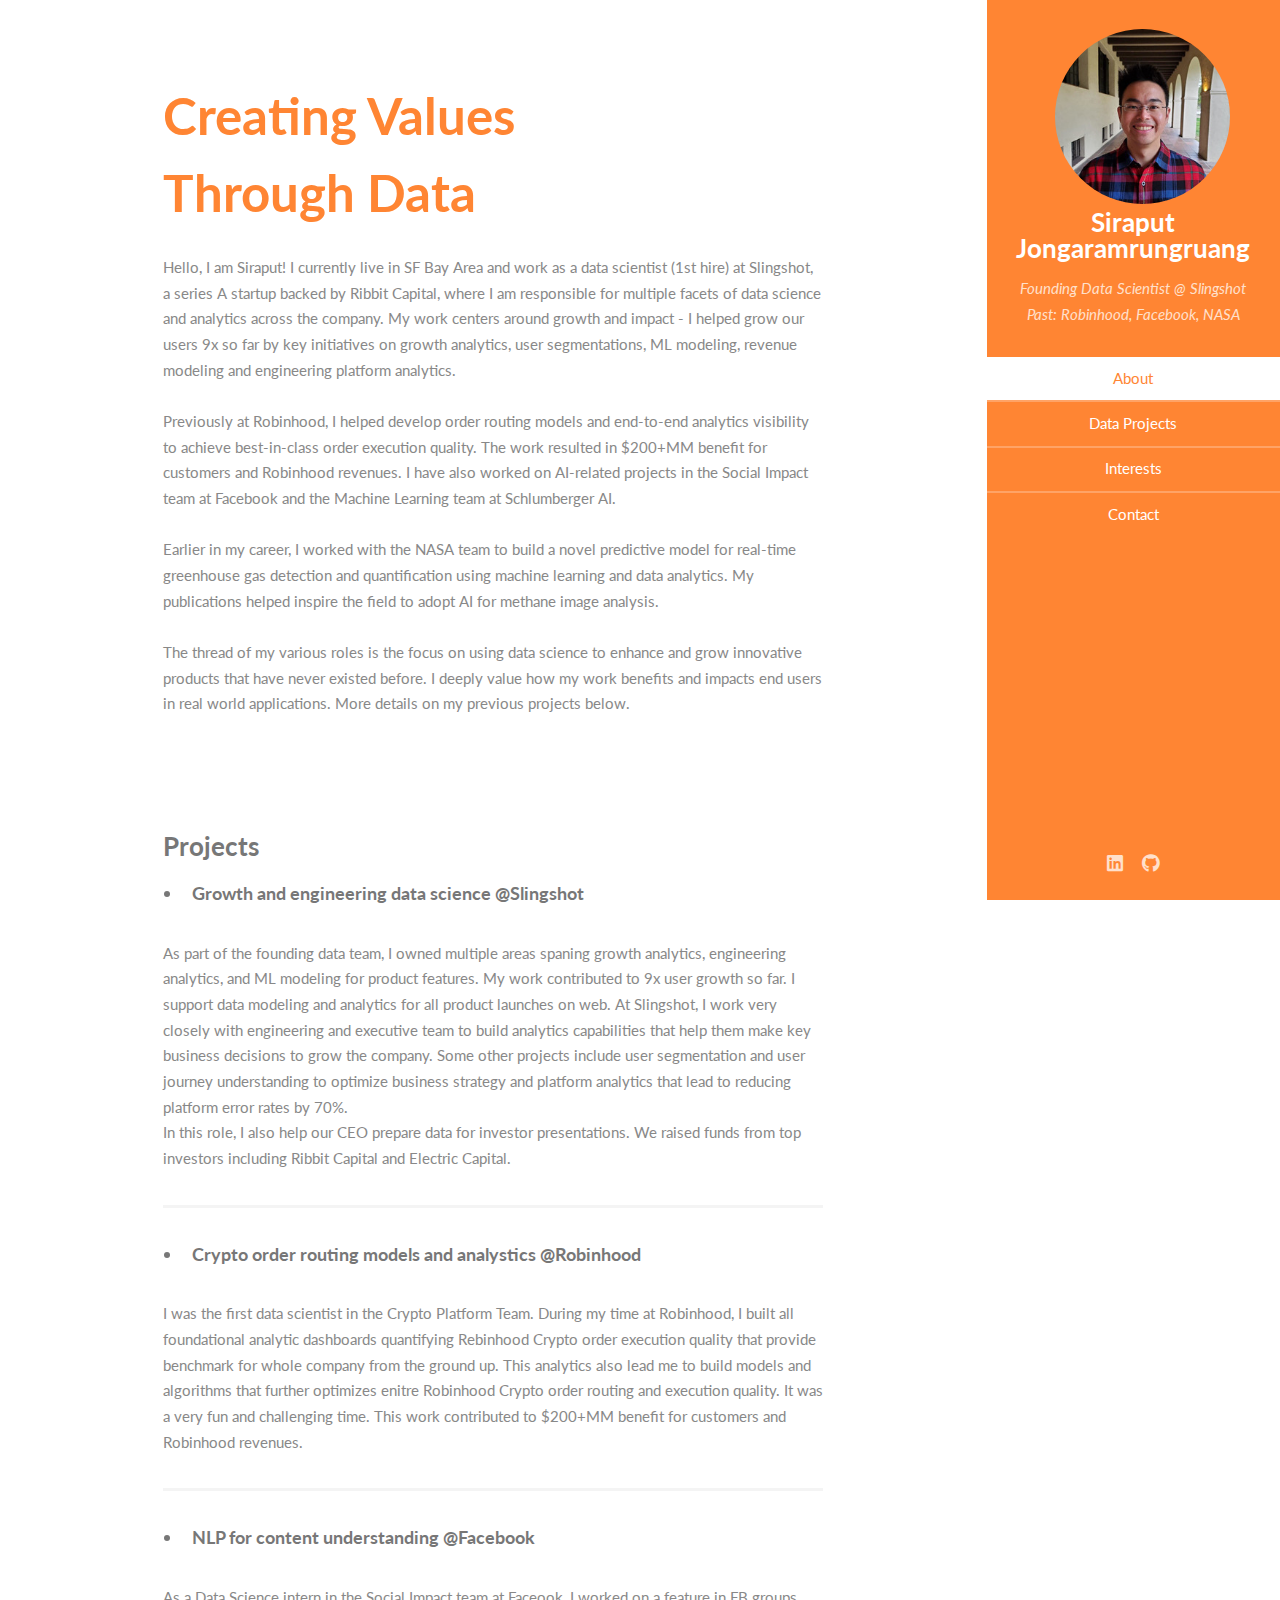
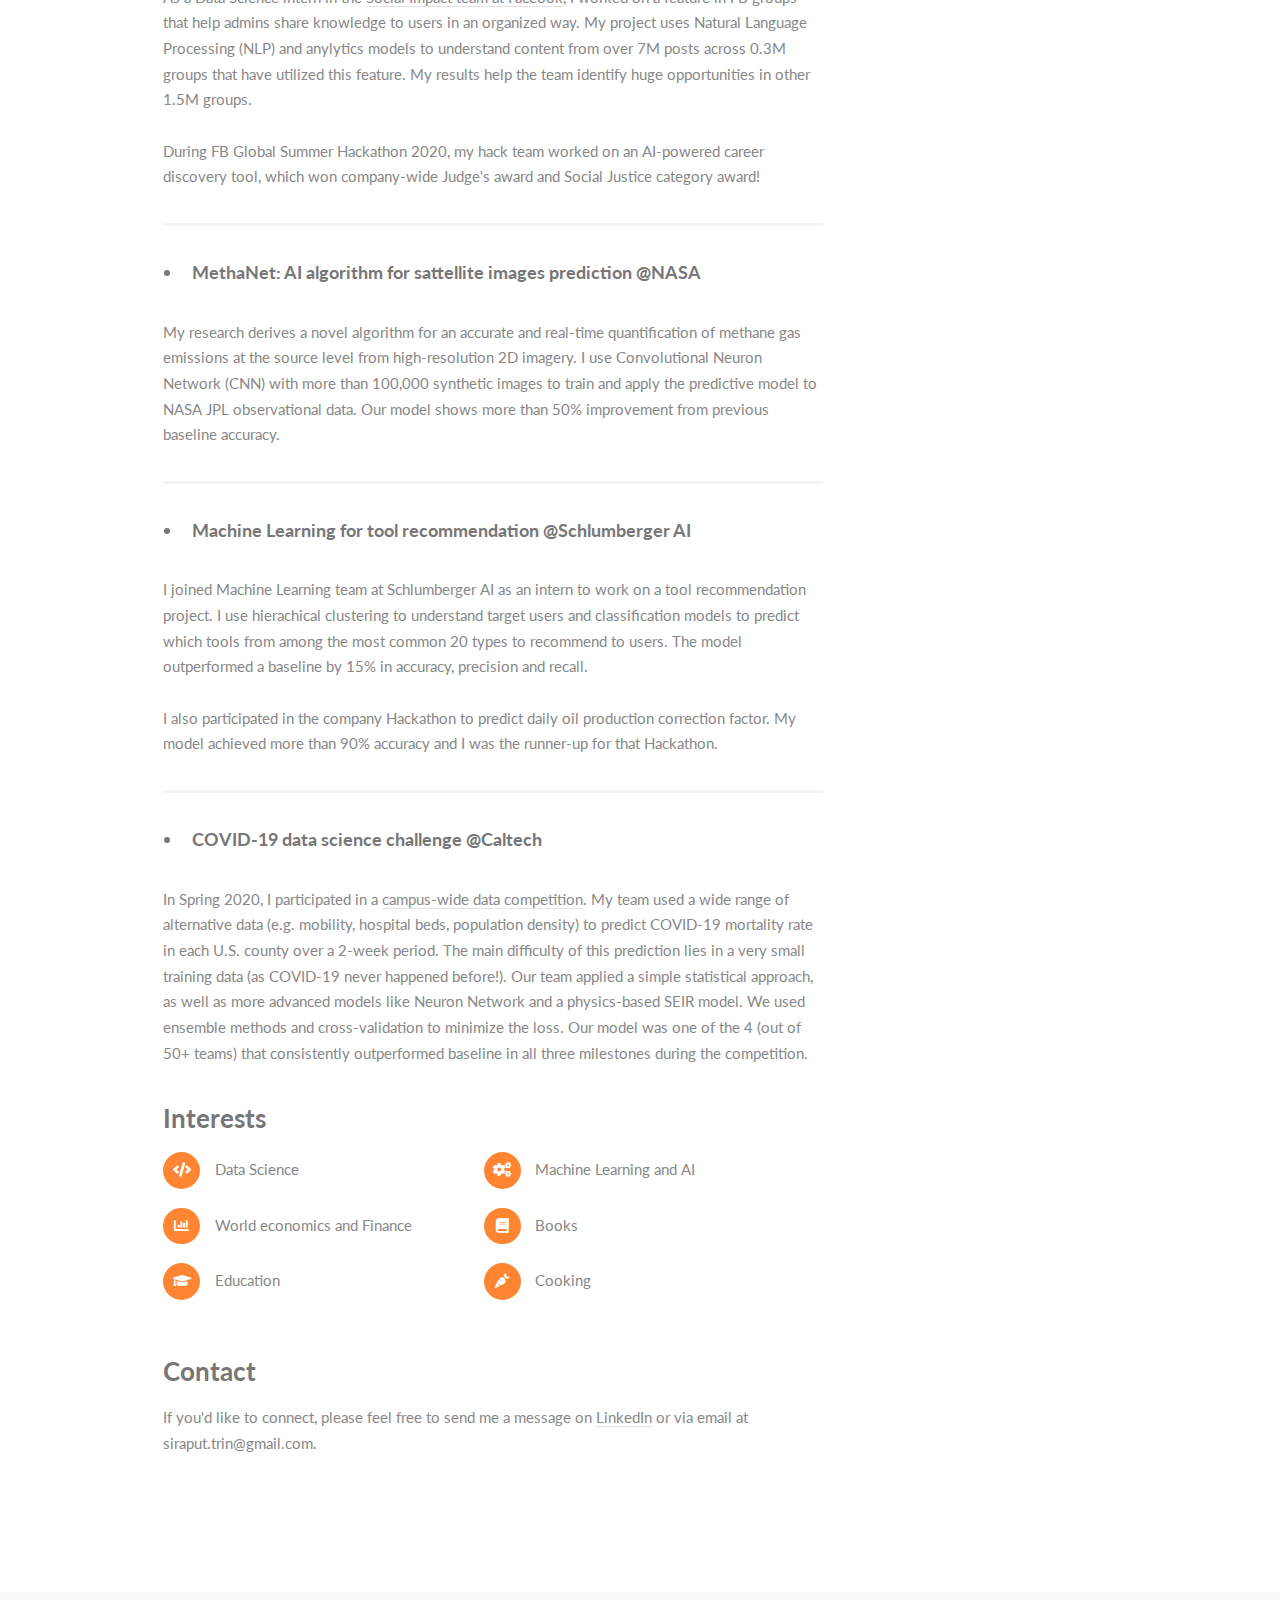
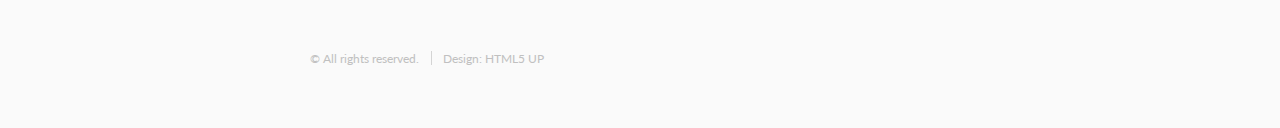
<file: index.html>
<!DOCTYPE HTML>
<!--
	Read Only by HTML5 UP
	html5up.net | @ajlkn
	Free for personal and commercial use under the CCA 3.0 license (html5up.net/license)
-->
<html>
	<head>
		<title>Welcome to Siraput!</title>
		<meta charset="utf-8" />
		<meta name="viewport" content="width=device-width, initial-scale=1, user-scalable=no" />
		<link rel="stylesheet" href="assets/css/main.css" />
	</head>
	<body class="is-preload">

		<!-- Header -->
			<section id="header">
				<header>
					<span class="image avatar"><img src="images/profile.jpg" alt="" /></span>
					<h1 id="logo"><a href="#">Siraput Jongaramrungruang</a></h1>
					<p>Founding Data Scientist @ Slingshot<br />
					Past: Robinhood, Facebook, NASA
					</p>
				</header>
				<nav id="nav">
					<ul>
						<li><a href="#one" class="active">About</a></li>
						<li><a href="#two">Data Projects</a></li>
						<li><a href="#three">Interests</a></li>
						<li><a href="#four">Contact</a></li>
					</ul>
				</nav>
				<footer>
					<ul class="icons">
						<!-- 
						<li><a href="https://www.facebook.com/siraput.jongaramrungruang/" class="icon brands fa-facebook-f"><span class="label">Facebook</span></a></li> -->
						<li><a href="https://www.linkedin.com/in/siraput/" class="icon brands fa-linkedin"><span class="label">LinkedIn</span></a></li>
						<li><a href="https://github.com/SiraputCaltech" class="icon brands fa-github"><span class="label">Github</span></a></li>
					</ul>
				</footer>
			</section>

		<!-- Wrapper -->
			<div id="wrapper">

				<!-- Main -->
					<div id="main">

						<!-- One -->
							<section id="one">
								<!-- <div class="image main" data-position="center"> 
									<img src="images/work1.jpg" alt="" /> -->
								</div>
								<div class="container">
									<header class="major">
										<h2><br>Creating Values <br> Through Data</h2>
										<p>
										<!-- Description here <br> -->
										<!-- <a href="http://html5up.net">Example Link</a>.</p> -->
									</header>
									<p> Hello, I am Siraput!
										<!-- My work uses data science and machine learning to solve high-impact problems. These include computer vision for methane gas detection from satellite images at Caltech, NLP for content understanding in social product at Facebook, and a data-driven modeling for prediction and recommendation at Schlumberger AI. I enjoy learning and am eager to apply my skills to solving problems in emerging fields. Please feel free to contact me to learn more or to share exciting opportunities! -->
										I currently live in SF Bay Area and work as a data scientist (1st hire) at Slingshot, a series A startup backed by Ribbit Capital, where I am responsible for multiple facets of data science and analytics across the company. My work centers around growth and impact - I helped grow our users 9x so far by key initiatives on growth analytics, user segmentations, ML modeling, revenue modeling and engineering platform analytics. <br><br> 

										Previously at Robinhood, I helped develop order routing models and end-to-end analytics visibility to achieve best-in-class order execution quality. The work resulted in $200+MM benefit for customers and Robinhood revenues. I have also worked on AI-related projects in the Social Impact team at Facebook and the Machine Learning team at Schlumberger AI. <br><br>

										Earlier in my career, I worked with the NASA team to build a novel predictive model for real-time greenhouse gas detection and quantification using machine learning and data analytics. My publications helped inspire the field to adopt AI for methane image analysis. <br><br>

										The thread of my various roles is the focus on using data science to enhance and grow innovative products that have never existed before. I deeply value how my work benefits and impacts end users in real world applications. More details on my previous projects below.<br><br><br><br></p>

								</div>
							</section>

						<!-- Two -->
							<section id="two">
								<div class="container">
									<h3>Projects</h3>
									<!-- <p>Some of my current and previous projects are:</p> -->
									<div class="features">
										<article>
											<!--<a href="#" class="image"><img src="images/work1.jpg" alt="" /></a> -->
											<div class="">
												<ul style="padding-left:20px">
    											<h4><li>Growth and engineering data science @Slingshot</li></h4>
												</ul>
												<p>As part of the founding data team, I owned multiple areas spaning growth analytics, engineering analytics, and ML modeling for product features. My work contributed to 9x user growth so far. I support data modeling and analytics for all product launches on web. At Slingshot, I work very closely with engineering and executive team to build analytics capabilities that help them make key business decisions to grow the company. Some other projects include user segmentation and user journey understanding to optimize business strategy and platform analytics that lead to reducing platform error rates by 70%. <br>
												In this role, I also help our CEO prepare data for investor presentations. We raised funds from top investors including Ribbit Capital and Electric Capital. <br>
												</p>
											</div>
										</article>
										<article>
											<!--<a href="#" class="image"><img src="images/work1.jpg" alt="" /></a> -->
											<div class="">
												<ul style="padding-left:20px">
    											<h4><li>Crypto order routing models and analystics @Robinhood</li></h4>
												</ul>
												<p>
													I was the first data scientist in the Crypto Platform Team. During my time at Robinhood, I built all foundational analytic dashboards quantifying Rebinhood Crypto order execution quality that provide benchmark for whole company from the ground up. This analytics also lead me to build models and algorithms that further optimizes enitre Robinhood Crypto order routing and execution quality. It was a very fun and challenging time. This work contributed to $200+MM benefit for customers and Robinhood revenues. <br>
												</p>
											</div>
										</article>
										<article>
											<!--<a href="#" class="image"><img src="images/work1.jpg" alt="" /></a> -->
											<div class="">
												<ul style="padding-left:20px">
    											<h4><li>NLP for content understanding @Facebook</li></h4>
												</ul>
												<p>As a Data Science intern in the <a href="https://socialgood.fb.com/">Social Impact team at Faceook</a>, I worked on a feature in FB groups that help admins share knowledge to users in an organized way. My project uses Natural Language Processing (NLP) and anylytics models to understand content from over 7M posts across 0.3M groups that have utilized this feature. My results help the team identify huge opportunities in other 1.5M groups. <br> <br> During FB Global Summer Hackathon 2020, my hack team worked on an AI-powered career discovery tool, which won company-wide Judge's award and Social Justice category award! </p>
											</div>
										</article>
										<article>
											<!-- <a href="#" class="image"><img src="images/work1.jpg" alt="" /></a> -->
											<div class="">
												<ul style="padding-left:20px">
    											<h4><li>MethaNet: AI algorithm for sattellite images prediction @NASA</li></h4>
												</ul>
												<p>My research derives a novel algorithm for an accurate and real-time quantification of methane gas emissions at the source level from high-resolution 2D imagery. I use Convolutional Neuron Network (CNN) with more than 100,000 synthetic images to train and apply the predictive model to NASA JPL observational data. Our model shows more than 50% improvement from previous baseline accuracy.</p>
											</div>
										</article>
										<article>
											<!-- <a href="#" class="image"><img src="images/covid_project.jpg" alt="" /></a> -->
											<div class="">
												<ul style="padding-left:20px">
    											<h4><li>Machine Learning for tool recommendation @Schlumberger AI</li></h4>
												</ul>
												<p>I joined Machine Learning team at Schlumberger AI as an intern to work on a tool recommendation project. I use hierachical clustering to understand target users and classification models to predict which tools from among the most common 20 types to recommend to users. The model outperformed a baseline by 15% in accuracy, precision and recall. <br><br> I also participated in the company Hackathon to  predict daily oil production correction factor. My model achieved more than 90% accuracy and I was the runner-up for that Hackathon.</p>
											</div>
										</article>
										<article>
											<!-- <a href="#" class="image"><img src="images/covid.jpg" alt="" /></a> -->
											<div class="">
												<ul style="padding-left:20px">
    											<h4><li>COVID-19 data science challenge @Caltech</li></h4>
												</ul>
												<p>In Spring 2020, I participated in a <a href="http://cs156.caltech.edu/covid/">campus-wide data competition</a>. My team used a wide range of alternative data (e.g. mobility, hospital beds, population density) to predict COVID-19 mortality rate in each U.S. county over a 2-week period. The main difficulty of this prediction lies in a very small training data (as COVID-19 never happened before!). Our team applied a simple statistical approach, as well as more advanced models like Neuron Network and a physics-based SEIR model. We used ensemble methods and cross-validation to minimize the loss. Our model was one of the 4 (out of 50+ teams) that consistently outperformed baseline in all three milestones during the competition.

											</div>
										</article>
									</div>
								</div>
							</section>

						<!-- Three -->
							<section id="three">
								<div class="container">
									<h3>Interests</h3>
									<!-- <p>Write here</p> -->
									<ul class="feature-icons">
										<li class="icon solid fa-code">Data Science</li>
										<li class="icon solid fa-cogs">Machine Learning and AI</li>
										<li class="icon solid fa-chart-bar">World economics and Finance</li>
										<!--<li class="icon solid fa-book"><a href="Book_Page.html">Books</a></li>-->
										<li class="icon solid fa-book">Books</li>
										<li class="icon solid fa-graduation-cap">Education</li>
										<li class="icon solid fa-carrot">Cooking</li>
										<br />
									</ul>
								</div>
							</section>

						<!-- Four -->
							<section id="four">
								<div class="container">
									<h3>Contact</h3>
									<p>If you'd like to connect, please feel free to send me a message on <a href="https://www.linkedin.com/in/siraput/">LinkedIn</a> or via email at siraput.trin@gmail.com.<br /><br /><br /><br /><br /></p>
								<!--	<form method="post" action="#">
										<div class="row gtr-uniform">
											<div class="col-6 col-12-xsmall"><input type="text" name="name" id="name" placeholder="Name" /></div>
											<div class="col-6 col-12-xsmall"><input type="email" name="email" id="email" placeholder="Email" /></div>
											<div class="col-12"><input type="text" name="subject" id="subject" placeholder="Subject" /></div>
											<div class="col-12"><textarea name="message" id="message" placeholder="Message" rows="6"></textarea></div>
											<div class="col-12">
												<ul class="actions">
													<li><input type="submit" class="primary" value="Send Message" /></li>
													<li><input type="reset" value="Reset Form" /></li>
												</ul>
											</div>
										</div>
									</form> 
								-->

								</div>
							</section>

						<!-- Five -->
						<!--
							<section id="five">
								<div class="container">
									<h3>Elements</h3>

									<section>
										<h4>Text</h4>
										<p>This is <b>bold</b> and this is <strong>strong</strong>. This is <i>italic</i> and this is <em>emphasized</em>.
										This is <sup>superscript</sup> text and this is <sub>subscript</sub> text.
										This is <u>underlined</u> and this is code: <code>for (;;) { ... }</code>. Finally, <a href="#">this is a link</a>.</p>
										<hr />
										<header>
											<h4>Heading with a Subtitle</h4>
											<p>Lorem ipsum dolor sit amet nullam id egestas urna aliquam</p>
										</header>
										<p>Nunc lacinia ante nunc ac lobortis. Interdum adipiscing gravida odio porttitor sem non mi integer non faucibus ornare mi ut ante amet placerat aliquet. Volutpat eu sed ante lacinia sapien lorem accumsan varius montes viverra nibh in adipiscing blandit tempus accumsan.</p>
										<header>
											<h5>Heading with a Subtitle</h5>
											<p>Lorem ipsum dolor sit amet nullam id egestas urna aliquam</p>
										</header>
										<p>Nunc lacinia ante nunc ac lobortis. Interdum adipiscing gravida odio porttitor sem non mi integer non faucibus ornare mi ut ante amet placerat aliquet. Volutpat eu sed ante lacinia sapien lorem accumsan varius montes viverra nibh in adipiscing blandit tempus accumsan.</p>
										<hr />
										<h2>Heading Level 2</h2>
										<h3>Heading Level 3</h3>
										<h4>Heading Level 4</h4>
										<h5>Heading Level 5</h5>
										<h6>Heading Level 6</h6>
										<hr />
										<h5>Blockquote</h5>
										<blockquote>Fringilla nisl. Donec accumsan interdum nisi, quis tincidunt felis sagittis eget tempus euismod. Vestibulum ante ipsum primis in faucibus vestibulum. Blandit adipiscing eu felis iaculis volutpat ac adipiscing accumsan faucibus. Vestibulum ante ipsum primis in faucibus lorem ipsum dolor sit amet nullam adipiscing eu felis.</blockquote>
										<h5>Preformatted</h5>
										<pre><code>i = 0;

while (!deck.isInOrder()) {
    print 'Iteration ' + i;
    deck.shuffle();
    i++;
}

print 'It took ' + i + ' iterations to sort the deck.';</code></pre>
									</section>

									<section>
										<h4>Lists</h4>
										<div class="row">
											<div class="col-6 col-12-xsmall">
												<h5>Unordered</h5>
												<ul>
													<li>Dolor pulvinar etiam magna etiam.</li>
													<li>Sagittis adipiscing lorem eleifend.</li>
													<li>Felis enim feugiat dolore viverra.</li>
												</ul>
												<h5>Alternate</h5>
												<ul class="alt">
													<li>Dolor pulvinar etiam magna etiam.</li>
													<li>Sagittis adipiscing lorem eleifend.</li>
													<li>Felis enim feugiat dolore viverra.</li>
												</ul>
											</div>
											<div class="col-6 col-12-xsmall">
												<h5>Ordered</h5>
												<ol>
													<li>Dolor pulvinar etiam magna etiam.</li>
													<li>Etiam vel felis at lorem sed viverra.</li>
													<li>Felis enim feugiat dolore viverra.</li>
													<li>Dolor pulvinar etiam magna etiam.</li>
													<li>Etiam vel felis at lorem sed viverra.</li>
													<li>Felis enim feugiat dolore viverra.</li>
												</ol>
												<h5>Icons</h5>
												<ul class="icons">
													<li><a href="#" class="icon brands fa-twitter"><span class="label">Twitter</span></a></li>
													<li><a href="#" class="icon brands fa-facebook-f"><span class="label">Facebook</span></a></li>
													<li><a href="#" class="icon brands fa-instagram"><span class="label">Instagram</span></a></li>
													<li><a href="#" class="icon brands fa-github"><span class="label">Github</span></a></li>
													<li><a href="#" class="icon brands fa-dribbble"><span class="label">Dribbble</span></a></li>
													<li><a href="#" class="icon brands fa-tumblr"><span class="label">Tumblr</span></a></li>
												</ul>
											</div>
										</div>
										<h5>Actions</h5>
										<ul class="actions">
											<li><a href="#" class="button primary">Default</a></li>
											<li><a href="#" class="button">Default</a></li>
											<li><a href="#" class="button alt">Default</a></li>
										</ul>
										<ul class="actions small">
											<li><a href="#" class="button primary small">Small</a></li>
											<li><a href="#" class="button small">Small</a></li>
											<li><a href="#" class="button alt small">Small</a></li>
										</ul>
										<div class="row">
											<div class="col-3 col-6-medium col-12-xsmall">
												<ul class="actions stacked">
													<li><a href="#" class="button primary">Default</a></li>
													<li><a href="#" class="button">Default</a></li>
													<li><a href="#" class="button alt">Default</a></li>
												</ul>
											</div>
											<div class="col-3 col-6 col-12-xsmall">
												<ul class="actions stacked">
													<li><a href="#" class="button primary small">Small</a></li>
													<li><a href="#" class="button small">Small</a></li>
													<li><a href="#" class="button alt small">Small</a></li>
												</ul>
											</div>
											<div class="col-3 col-6-medium col-12-xsmall">
												<ul class="actions stacked">
													<li><a href="#" class="button primary fit">Default</a></li>
													<li><a href="#" class="button fit">Default</a></li>
													<li><a href="#" class="button alt fit">Default</a></li>
												</ul>
											</div>
											<div class="col-3 col-6-medium col-12-xsmall">
												<ul class="actions stacked">
													<li><a href="#" class="button primary small fit">Small</a></li>
													<li><a href="#" class="button small fit">Small</a></li>
													<li><a href="#" class="button alt small fit">Small</a></li>
												</ul>
											</div>
										</div>
									</section>

									<section>
										<h4>Table</h4>
										<h5>Default</h5>
										<div class="table-wrapper">
											<table>
												<thead>
													<tr>
														<th>Name</th>
														<th>Description</th>
														<th>Price</th>
													</tr>
												</thead>
												<tbody>
													<tr>
														<td>Item One</td>
														<td>Ante turpis integer aliquet porttitor.</td>
														<td>29.99</td>
													</tr>
													<tr>
														<td>Item Two</td>
														<td>Vis ac commodo adipiscing arcu aliquet.</td>
														<td>19.99</td>
													</tr>
													<tr>
														<td>Item Three</td>
														<td> Morbi faucibus arcu accumsan lorem.</td>
														<td>29.99</td>
													</tr>
													<tr>
														<td>Item Four</td>
														<td>Vitae integer tempus condimentum.</td>
														<td>19.99</td>
													</tr>
													<tr>
														<td>Item Five</td>
														<td>Ante turpis integer aliquet porttitor.</td>
														<td>29.99</td>
													</tr>
												</tbody>
												<tfoot>
													<tr>
														<td colspan="2"></td>
														<td>100.00</td>
													</tr>
												</tfoot>
											</table>
										</div>

										<h5>Alternate</h5>
										<div class="table-wrapper">
											<table class="alt">
												<thead>
													<tr>
														<th>Name</th>
														<th>Description</th>
														<th>Price</th>
													</tr>
												</thead>
												<tbody>
													<tr>
														<td>Item One</td>
														<td>Ante turpis integer aliquet porttitor.</td>
														<td>29.99</td>
													</tr>
													<tr>
														<td>Item Two</td>
														<td>Vis ac commodo adipiscing arcu aliquet.</td>
														<td>19.99</td>
													</tr>
													<tr>
														<td>Item Three</td>
														<td> Morbi faucibus arcu accumsan lorem.</td>
														<td>29.99</td>
													</tr>
													<tr>
														<td>Item Four</td>
														<td>Vitae integer tempus condimentum.</td>
														<td>19.99</td>
													</tr>
													<tr>
														<td>Item Five</td>
														<td>Ante turpis integer aliquet porttitor.</td>
														<td>29.99</td>
													</tr>
												</tbody>
												<tfoot>
													<tr>
														<td colspan="2"></td>
														<td>100.00</td>
													</tr>
												</tfoot>
											</table>
										</div>
									</section>

									<section>
										<h4>Buttons</h4>
										<ul class="actions">
											<li><a href="#" class="button primary">Primary</a></li>
											<li><a href="#" class="button">Default</a></li>
											<li><a href="#" class="button alt">Alternate</a></li>
										</ul>
										<ul class="actions">
											<li><a href="#" class="button primary large">Large</a></li>
											<li><a href="#" class="button">Default</a></li>
											<li><a href="#" class="button alt small">Small</a></li>
										</ul>
										<ul class="actions fit">
											<li><a href="#" class="button primary fit">Fit</a></li>
											<li><a href="#" class="button fit">Fit</a></li>
											<li><a href="#" class="button alt fit">Fit</a></li>
										</ul>
										<ul class="actions fit small">
											<li><a href="#" class="button primary fit small">Fit + Small</a></li>
											<li><a href="#" class="button fit small">Fit + Small</a></li>
											<li><a href="#" class="button alt fit small">Fit + Small</a></li>
										</ul>
										<ul class="actions">
											<li><a href="#" class="button primary icon solid fa-download">Icon</a></li>
											<li><a href="#" class="button icon solid fa-download">Icon</a></li>
											<li><a href="#" class="button alt icon solid fa-check">Icon</a></li>
										</ul>
										<ul class="actions">
											<li><span class="button primary disabled">Primary</span></li>
											<li><span class="button disabled">Default</span></li>
											<li><span class="button alt disabled">Alternate</span></li>
										</ul>
									</section>

									<section>
										<h4>Form</h4>
										<form method="post" action="#">
											<div class="row gtr-uniform">
												<div class="col-6 col-12-xsmall">
													<input type="text" name="demo-name" id="demo-name" value="" placeholder="Name" />
												</div>
												<div class="col-6 col-12-xsmall">
													<input type="email" name="demo-email" id="demo-email" value="" placeholder="Email" />
												</div>
												<div class="col-12">
													<select name="demo-category" id="demo-category">
														<option value="">- Category -</option>
														<option value="1">Manufacturing</option>
														<option value="1">Shipping</option>
														<option value="1">Administration</option>
														<option value="1">Human Resources</option>
													</select>
												</div>
												<div class="col-4 col-12-medium">
													<input type="radio" id="demo-priority-low" name="demo-priority" checked>
													<label for="demo-priority-low">Low Priority</label>
												</div>
												<div class="col-4 col-12-medium">
													<input type="radio" id="demo-priority-normal" name="demo-priority">
													<label for="demo-priority-normal">Normal Priority</label>
												</div>
												<div class="col-4 col-12-medium">
													<input type="radio" id="demo-priority-high" name="demo-priority">
													<label for="demo-priority-high">High Priority</label>
												</div>
												<div class="col-6 col-12-medium">
													<input type="checkbox" id="demo-copy" name="demo-copy">
													<label for="demo-copy">Email me a copy of this message</label>
												</div>
												<div class="col-6 col-12-medium">
													<input type="checkbox" id="demo-human" name="demo-human" checked>
													<label for="demo-human">I am a human and not a robot</label>
												</div>
												<div class="col-12">
													<textarea name="demo-message" id="demo-message" placeholder="Enter your message" rows="6"></textarea>
												</div>
												<div class="col-12">
													<ul class="actions">
														<li><input type="submit" value="Send Message" /></li>
														<li><input type="reset" value="Reset" class="alt" /></li>
													</ul>
												</div>
											</div>
										</form>
									</section>

									<section>
										<h4>Image</h4>
										<h5>Fit</h5>
										<span class="image fit"><img src="images/banner.jpg" alt="" /></span>
										<div class="box alt">
											<div class="row gtr-50 gtr-uniform">
												<div class="col-4"><span class="image fit"><img src="images/pic01.jpg" alt="" /></span></div>
												<div class="col-4"><span class="image fit"><img src="images/pic02.jpg" alt="" /></span></div>
												<div class="col-4"><span class="image fit"><img src="images/pic03.jpg" alt="" /></span></div>
												<div class="col-4"><span class="image fit"><img src="images/pic02.jpg" alt="" /></span></div>
												<div class="col-4"><span class="image fit"><img src="images/pic03.jpg" alt="" /></span></div>
												<div class="col-4"><span class="image fit"><img src="images/pic01.jpg" alt="" /></span></div>
												<div class="col-4"><span class="image fit"><img src="images/pic03.jpg" alt="" /></span></div>
												<div class="col-4"><span class="image fit"><img src="images/pic01.jpg" alt="" /></span></div>
												<div class="col-4"><span class="image fit"><img src="images/pic02.jpg" alt="" /></span></div>
											</div>
										</div>
										<h5>Left &amp; Right</h5>
										<p><span class="image left"><img src="images/avatar.jpg" alt="" /></span>Fringilla nisl. Donec accumsan interdum nisi, quis tincidunt felis sagittis eget. tempus euismod. Vestibulum ante ipsum primis in faucibus vestibulum. Blandit adipiscing eu felis iaculis volutpat ac adipiscing accumsan eu faucibus. Integer ac pellentesque praesent tincidunt felis sagittis eget. tempus euismod. Vestibulum ante ipsum primis in faucibus vestibulum. Blandit adipiscing eu felis iaculis volutpat ac adipiscing accumsan eu faucibus. Integer ac pellentesque praesent. Donec accumsan interdum nisi, quis tincidunt felis sagittis eget. tempus euismod. Vestibulum ante ipsum primis in faucibus vestibulum. Blandit adipiscing eu felis iaculis volutpat ac adipiscing accumsan eu faucibus. Integer ac pellentesque praesent tincidunt felis sagittis eget. tempus euismod. Vestibulum ante ipsum primis in faucibus vestibulum. Blandit adipiscing eu felis iaculis volutpat ac adipiscing accumsan eu faucibus. Integer ac pellentesque praesent.</p>
										<p><span class="image right"><img src="images/avatar.jpg" alt="" /></span>Fringilla nisl. Donec accumsan interdum nisi, quis tincidunt felis sagittis eget. tempus euismod. Vestibulum ante ipsum primis in faucibus vestibulum. Blandit adipiscing eu felis iaculis volutpat ac adipiscing accumsan eu faucibus. Integer ac pellentesque praesent tincidunt felis sagittis eget. tempus euismod. Vestibulum ante ipsum primis in faucibus vestibulum. Blandit adipiscing eu felis iaculis volutpat ac adipiscing accumsan eu faucibus. Integer ac pellentesque praesent. Donec accumsan interdum nisi, quis tincidunt felis sagittis eget. tempus euismod. Vestibulum ante ipsum primis in faucibus vestibulum. Blandit adipiscing eu felis iaculis volutpat ac adipiscing accumsan eu faucibus. Integer ac pellentesque praesent tincidunt felis sagittis eget. tempus euismod. Vestibulum ante ipsum primis in faucibus vestibulum. Blandit adipiscing eu felis iaculis volutpat ac adipiscing accumsan eu faucibus. Integer ac pellentesque praesent.</p>
									</section>

								</div>
							</section>
						
						-->

					</div>

				<!-- Footer -->
					<section id="footer">
						<div class="container">
							<ul class="copyright">
								<li>&copy; All rights reserved.</li><li>Design: HTML5 UP</li>
							</ul>
						</div>
					</section>

			</div>

		<!-- Scripts -->
			<script src="assets/js/jquery.min.js"></script>
			<script src="assets/js/jquery.scrollex.min.js"></script>
			<script src="assets/js/jquery.scrolly.min.js"></script>
			<script src="assets/js/browser.min.js"></script>
			<script src="assets/js/breakpoints.min.js"></script>
			<script src="assets/js/util.js"></script>
			<script src="assets/js/main.js"></script>

	</body>
</html>
</file>
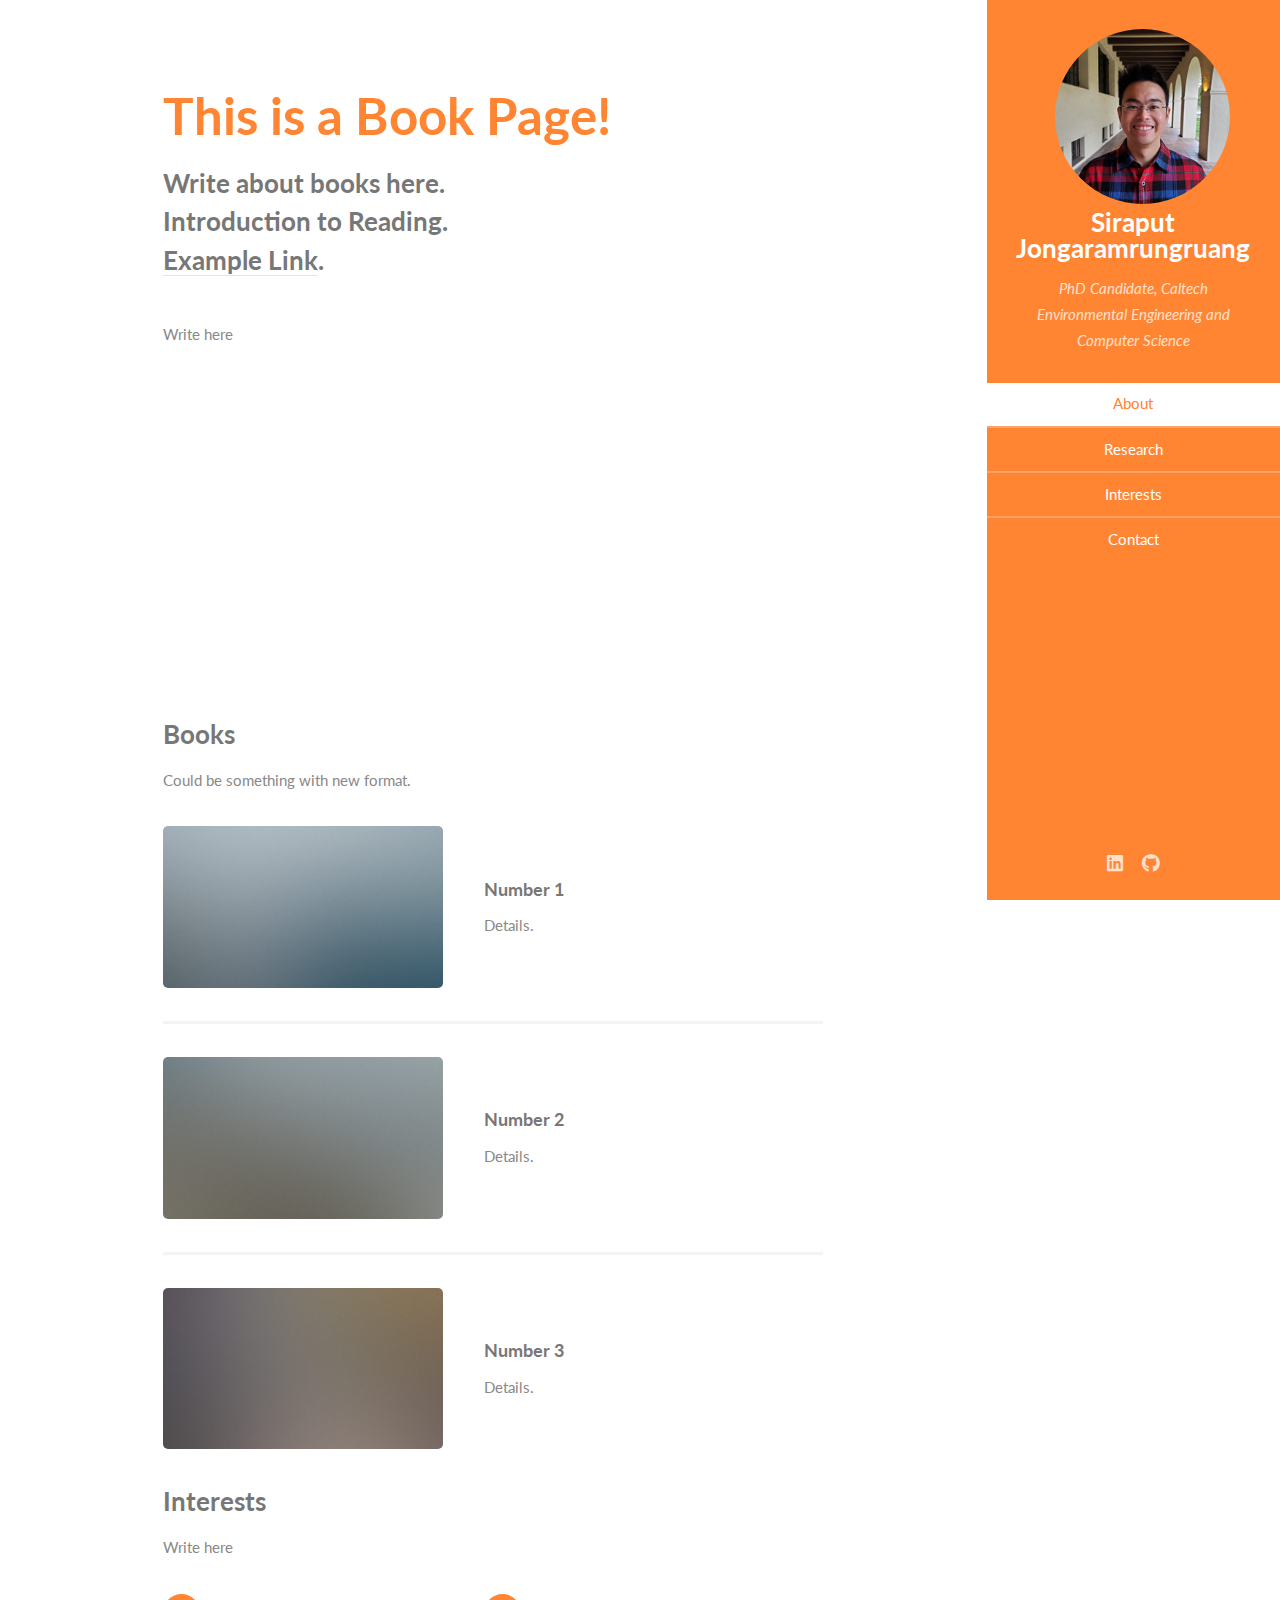
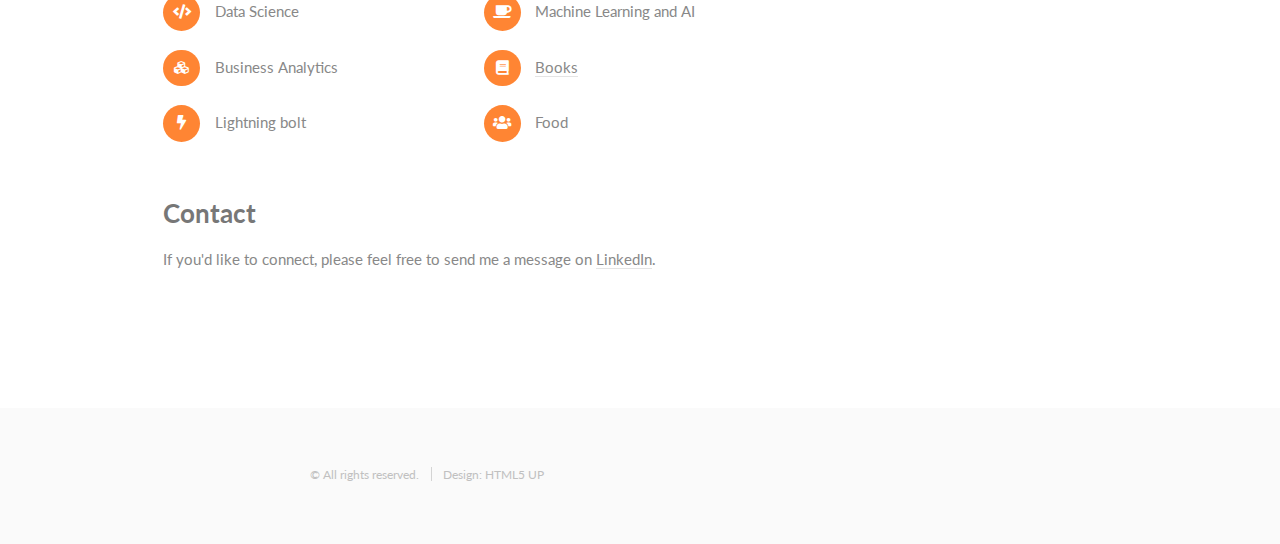
<file: Book_Page.html>
<!DOCTYPE HTML>
<!--
	Read Only by HTML5 UP
	html5up.net | @ajlkn
	Free for personal and commercial use under the CCA 3.0 license (html5up.net/license)
-->
<html>
	<head>
		<title>Welcome to Siraput!</title>
		<meta charset="utf-8" />
		<meta name="viewport" content="width=device-width, initial-scale=1, user-scalable=no" />
		<link rel="stylesheet" href="assets/css/main.css" />
	</head>
	<body class="is-preload">

		<!-- Header -->
			<section id="header">
				<header>
					<span class="image avatar"><img src="images/profile.jpg" alt="" /></span>
					<h1 id="logo"><a href="#">Siraput Jongaramrungruang</a></h1>
					<p>PhD Candidate, Caltech<br />
					Environmental Engineering and Computer Science
					</p>
				</header>
				<nav id="nav">
					<ul>
						<li><a href="index.html" class="active">About</a></li>
						<li><a href="index.html#two">Research</a></li>
						<li><a href="index.html#three">Interests</a></li>
						<li><a href="index.html#four">Contact</a></li>
					</ul>
				</nav>
				<footer>
					<ul class="icons">
						<!-- 
						<li><a href="https://www.facebook.com/siraput.jongaramrungruang/" class="icon brands fa-facebook-f"><span class="label">Facebook</span></a></li> -->
						<li><a href="https://www.linkedin.com/in/siraput/" class="icon brands fa-linkedin"><span class="label">LinkedIn</span></a></li>
						<li><a href="https://github.com/SiraputCaltech" class="icon brands fa-github"><span class="label">Github</span></a></li>
					</ul>
				</footer>
			</section>

		<!-- Wrapper -->
			<div id="wrapper">

				<!-- Main -->
					<div id="main">

						<!-- One -->
							<section id="one">
								<!-- <div class="image main" data-position="center"> 
									<img src="images/work1.jpg" alt="" /> -->
								</div>
								<div class="container">
									<header class="major">
										<h2><br>This is a Book Page!</h2>
										<p>Write about books here.<br />
										Introduction to Reading. <br>
										<a href="http://html5up.net">Example Link</a>.</p>
									</header>
									<p>Write here<br><br><br><br><br><br><br><br><br><br><br><br><br><br></p>

								</div>
							</section>

						<!-- Two -->
							<section id="two">
								<div class="container">
									<h3>Books</h3>
									<p>Could be something with new format.</p>
									<div class="features">
										<article>
											<a href="#" class="image"><img src="images/pic01.jpg" alt="" /></a>
											<div class="inner">
												<h4>Number 1</h4>
												<p>Details.</p>
											</div>
										</article>
										<article>
											<a href="#" class="image"><img src="images/pic02.jpg" alt="" /></a>
											<div class="inner">
												<h4>Number 2</h4>
												<p>Details.</p>
											</div>
										</article>
										<article>
											<a href="#" class="image"><img src="images/pic03.jpg" alt="" /></a>
											<div class="inner">
												<h4>Number 3</h4>
												<p>Details.</p>
											</div>
										</article>
									</div>
								</div>
							</section>

						<!-- Three -->
							<section id="three">
								<div class="container">
									<h3>Interests</h3>
									<p>Write here</p>
									<ul class="feature-icons">
										<li class="icon solid fa-code">Data Science</li>
										<li class="icon solid fa-coffee">Machine Learning and AI</li>
										<li class="icon solid fa-cubes">Business Analytics</li>
										<li class="icon solid fa-book"><a href="https://www.linkedin.com/in/siraput/">Books</a></li>
										<li class="icon solid fa-bolt">Lightning bolt</li>
										<li class="icon solid fa-users">Food</li>
										<br />
									</ul>
								</div>
							</section>

						<!-- Four -->
							<section id="four">
								<div class="container">
									<h3>Contact</h3>
									<p>If you'd like to connect, please feel free to send me a message on <a href="https://www.linkedin.com/in/siraput/">LinkedIn</a>.<br /><br /><br /><br /><br /></p>
								<!--	<form method="post" action="#">
										<div class="row gtr-uniform">
											<div class="col-6 col-12-xsmall"><input type="text" name="name" id="name" placeholder="Name" /></div>
											<div class="col-6 col-12-xsmall"><input type="email" name="email" id="email" placeholder="Email" /></div>
											<div class="col-12"><input type="text" name="subject" id="subject" placeholder="Subject" /></div>
											<div class="col-12"><textarea name="message" id="message" placeholder="Message" rows="6"></textarea></div>
											<div class="col-12">
												<ul class="actions">
													<li><input type="submit" class="primary" value="Send Message" /></li>
													<li><input type="reset" value="Reset Form" /></li>
												</ul>
											</div>
										</div>
									</form> 
								-->

								</div>
							</section>

						<!-- Five -->
						<!--
							<section id="five">
								<div class="container">
									<h3>Elements</h3>

									<section>
										<h4>Text</h4>
										<p>This is <b>bold</b> and this is <strong>strong</strong>. This is <i>italic</i> and this is <em>emphasized</em>.
										This is <sup>superscript</sup> text and this is <sub>subscript</sub> text.
										This is <u>underlined</u> and this is code: <code>for (;;) { ... }</code>. Finally, <a href="#">this is a link</a>.</p>
										<hr />
										<header>
											<h4>Heading with a Subtitle</h4>
											<p>Lorem ipsum dolor sit amet nullam id egestas urna aliquam</p>
										</header>
										<p>Nunc lacinia ante nunc ac lobortis. Interdum adipiscing gravida odio porttitor sem non mi integer non faucibus ornare mi ut ante amet placerat aliquet. Volutpat eu sed ante lacinia sapien lorem accumsan varius montes viverra nibh in adipiscing blandit tempus accumsan.</p>
										<header>
											<h5>Heading with a Subtitle</h5>
											<p>Lorem ipsum dolor sit amet nullam id egestas urna aliquam</p>
										</header>
										<p>Nunc lacinia ante nunc ac lobortis. Interdum adipiscing gravida odio porttitor sem non mi integer non faucibus ornare mi ut ante amet placerat aliquet. Volutpat eu sed ante lacinia sapien lorem accumsan varius montes viverra nibh in adipiscing blandit tempus accumsan.</p>
										<hr />
										<h2>Heading Level 2</h2>
										<h3>Heading Level 3</h3>
										<h4>Heading Level 4</h4>
										<h5>Heading Level 5</h5>
										<h6>Heading Level 6</h6>
										<hr />
										<h5>Blockquote</h5>
										<blockquote>Fringilla nisl. Donec accumsan interdum nisi, quis tincidunt felis sagittis eget tempus euismod. Vestibulum ante ipsum primis in faucibus vestibulum. Blandit adipiscing eu felis iaculis volutpat ac adipiscing accumsan faucibus. Vestibulum ante ipsum primis in faucibus lorem ipsum dolor sit amet nullam adipiscing eu felis.</blockquote>
										<h5>Preformatted</h5>
										<pre><code>i = 0;

while (!deck.isInOrder()) {
    print 'Iteration ' + i;
    deck.shuffle();
    i++;
}

print 'It took ' + i + ' iterations to sort the deck.';</code></pre>
									</section>

									<section>
										<h4>Lists</h4>
										<div class="row">
											<div class="col-6 col-12-xsmall">
												<h5>Unordered</h5>
												<ul>
													<li>Dolor pulvinar etiam magna etiam.</li>
													<li>Sagittis adipiscing lorem eleifend.</li>
													<li>Felis enim feugiat dolore viverra.</li>
												</ul>
												<h5>Alternate</h5>
												<ul class="alt">
													<li>Dolor pulvinar etiam magna etiam.</li>
													<li>Sagittis adipiscing lorem eleifend.</li>
													<li>Felis enim feugiat dolore viverra.</li>
												</ul>
											</div>
											<div class="col-6 col-12-xsmall">
												<h5>Ordered</h5>
												<ol>
													<li>Dolor pulvinar etiam magna etiam.</li>
													<li>Etiam vel felis at lorem sed viverra.</li>
													<li>Felis enim feugiat dolore viverra.</li>
													<li>Dolor pulvinar etiam magna etiam.</li>
													<li>Etiam vel felis at lorem sed viverra.</li>
													<li>Felis enim feugiat dolore viverra.</li>
												</ol>
												<h5>Icons</h5>
												<ul class="icons">
													<li><a href="#" class="icon brands fa-twitter"><span class="label">Twitter</span></a></li>
													<li><a href="#" class="icon brands fa-facebook-f"><span class="label">Facebook</span></a></li>
													<li><a href="#" class="icon brands fa-instagram"><span class="label">Instagram</span></a></li>
													<li><a href="#" class="icon brands fa-github"><span class="label">Github</span></a></li>
													<li><a href="#" class="icon brands fa-dribbble"><span class="label">Dribbble</span></a></li>
													<li><a href="#" class="icon brands fa-tumblr"><span class="label">Tumblr</span></a></li>
												</ul>
											</div>
										</div>
										<h5>Actions</h5>
										<ul class="actions">
											<li><a href="#" class="button primary">Default</a></li>
											<li><a href="#" class="button">Default</a></li>
											<li><a href="#" class="button alt">Default</a></li>
										</ul>
										<ul class="actions small">
											<li><a href="#" class="button primary small">Small</a></li>
											<li><a href="#" class="button small">Small</a></li>
											<li><a href="#" class="button alt small">Small</a></li>
										</ul>
										<div class="row">
											<div class="col-3 col-6-medium col-12-xsmall">
												<ul class="actions stacked">
													<li><a href="#" class="button primary">Default</a></li>
													<li><a href="#" class="button">Default</a></li>
													<li><a href="#" class="button alt">Default</a></li>
												</ul>
											</div>
											<div class="col-3 col-6 col-12-xsmall">
												<ul class="actions stacked">
													<li><a href="#" class="button primary small">Small</a></li>
													<li><a href="#" class="button small">Small</a></li>
													<li><a href="#" class="button alt small">Small</a></li>
												</ul>
											</div>
											<div class="col-3 col-6-medium col-12-xsmall">
												<ul class="actions stacked">
													<li><a href="#" class="button primary fit">Default</a></li>
													<li><a href="#" class="button fit">Default</a></li>
													<li><a href="#" class="button alt fit">Default</a></li>
												</ul>
											</div>
											<div class="col-3 col-6-medium col-12-xsmall">
												<ul class="actions stacked">
													<li><a href="#" class="button primary small fit">Small</a></li>
													<li><a href="#" class="button small fit">Small</a></li>
													<li><a href="#" class="button alt small fit">Small</a></li>
												</ul>
											</div>
										</div>
									</section>

									<section>
										<h4>Table</h4>
										<h5>Default</h5>
										<div class="table-wrapper">
											<table>
												<thead>
													<tr>
														<th>Name</th>
														<th>Description</th>
														<th>Price</th>
													</tr>
												</thead>
												<tbody>
													<tr>
														<td>Item One</td>
														<td>Ante turpis integer aliquet porttitor.</td>
														<td>29.99</td>
													</tr>
													<tr>
														<td>Item Two</td>
														<td>Vis ac commodo adipiscing arcu aliquet.</td>
														<td>19.99</td>
													</tr>
													<tr>
														<td>Item Three</td>
														<td> Morbi faucibus arcu accumsan lorem.</td>
														<td>29.99</td>
													</tr>
													<tr>
														<td>Item Four</td>
														<td>Vitae integer tempus condimentum.</td>
														<td>19.99</td>
													</tr>
													<tr>
														<td>Item Five</td>
														<td>Ante turpis integer aliquet porttitor.</td>
														<td>29.99</td>
													</tr>
												</tbody>
												<tfoot>
													<tr>
														<td colspan="2"></td>
														<td>100.00</td>
													</tr>
												</tfoot>
											</table>
										</div>

										<h5>Alternate</h5>
										<div class="table-wrapper">
											<table class="alt">
												<thead>
													<tr>
														<th>Name</th>
														<th>Description</th>
														<th>Price</th>
													</tr>
												</thead>
												<tbody>
													<tr>
														<td>Item One</td>
														<td>Ante turpis integer aliquet porttitor.</td>
														<td>29.99</td>
													</tr>
													<tr>
														<td>Item Two</td>
														<td>Vis ac commodo adipiscing arcu aliquet.</td>
														<td>19.99</td>
													</tr>
													<tr>
														<td>Item Three</td>
														<td> Morbi faucibus arcu accumsan lorem.</td>
														<td>29.99</td>
													</tr>
													<tr>
														<td>Item Four</td>
														<td>Vitae integer tempus condimentum.</td>
														<td>19.99</td>
													</tr>
													<tr>
														<td>Item Five</td>
														<td>Ante turpis integer aliquet porttitor.</td>
														<td>29.99</td>
													</tr>
												</tbody>
												<tfoot>
													<tr>
														<td colspan="2"></td>
														<td>100.00</td>
													</tr>
												</tfoot>
											</table>
										</div>
									</section>

									<section>
										<h4>Buttons</h4>
										<ul class="actions">
											<li><a href="#" class="button primary">Primary</a></li>
											<li><a href="#" class="button">Default</a></li>
											<li><a href="#" class="button alt">Alternate</a></li>
										</ul>
										<ul class="actions">
											<li><a href="#" class="button primary large">Large</a></li>
											<li><a href="#" class="button">Default</a></li>
											<li><a href="#" class="button alt small">Small</a></li>
										</ul>
										<ul class="actions fit">
											<li><a href="#" class="button primary fit">Fit</a></li>
											<li><a href="#" class="button fit">Fit</a></li>
											<li><a href="#" class="button alt fit">Fit</a></li>
										</ul>
										<ul class="actions fit small">
											<li><a href="#" class="button primary fit small">Fit + Small</a></li>
											<li><a href="#" class="button fit small">Fit + Small</a></li>
											<li><a href="#" class="button alt fit small">Fit + Small</a></li>
										</ul>
										<ul class="actions">
											<li><a href="#" class="button primary icon solid fa-download">Icon</a></li>
											<li><a href="#" class="button icon solid fa-download">Icon</a></li>
											<li><a href="#" class="button alt icon solid fa-check">Icon</a></li>
										</ul>
										<ul class="actions">
											<li><span class="button primary disabled">Primary</span></li>
											<li><span class="button disabled">Default</span></li>
											<li><span class="button alt disabled">Alternate</span></li>
										</ul>
									</section>

									<section>
										<h4>Form</h4>
										<form method="post" action="#">
											<div class="row gtr-uniform">
												<div class="col-6 col-12-xsmall">
													<input type="text" name="demo-name" id="demo-name" value="" placeholder="Name" />
												</div>
												<div class="col-6 col-12-xsmall">
													<input type="email" name="demo-email" id="demo-email" value="" placeholder="Email" />
												</div>
												<div class="col-12">
													<select name="demo-category" id="demo-category">
														<option value="">- Category -</option>
														<option value="1">Manufacturing</option>
														<option value="1">Shipping</option>
														<option value="1">Administration</option>
														<option value="1">Human Resources</option>
													</select>
												</div>
												<div class="col-4 col-12-medium">
													<input type="radio" id="demo-priority-low" name="demo-priority" checked>
													<label for="demo-priority-low">Low Priority</label>
												</div>
												<div class="col-4 col-12-medium">
													<input type="radio" id="demo-priority-normal" name="demo-priority">
													<label for="demo-priority-normal">Normal Priority</label>
												</div>
												<div class="col-4 col-12-medium">
													<input type="radio" id="demo-priority-high" name="demo-priority">
													<label for="demo-priority-high">High Priority</label>
												</div>
												<div class="col-6 col-12-medium">
													<input type="checkbox" id="demo-copy" name="demo-copy">
													<label for="demo-copy">Email me a copy of this message</label>
												</div>
												<div class="col-6 col-12-medium">
													<input type="checkbox" id="demo-human" name="demo-human" checked>
													<label for="demo-human">I am a human and not a robot</label>
												</div>
												<div class="col-12">
													<textarea name="demo-message" id="demo-message" placeholder="Enter your message" rows="6"></textarea>
												</div>
												<div class="col-12">
													<ul class="actions">
														<li><input type="submit" value="Send Message" /></li>
														<li><input type="reset" value="Reset" class="alt" /></li>
													</ul>
												</div>
											</div>
										</form>
									</section>

									<section>
										<h4>Image</h4>
										<h5>Fit</h5>
										<span class="image fit"><img src="images/banner.jpg" alt="" /></span>
										<div class="box alt">
											<div class="row gtr-50 gtr-uniform">
												<div class="col-4"><span class="image fit"><img src="images/pic01.jpg" alt="" /></span></div>
												<div class="col-4"><span class="image fit"><img src="images/pic02.jpg" alt="" /></span></div>
												<div class="col-4"><span class="image fit"><img src="images/pic03.jpg" alt="" /></span></div>
												<div class="col-4"><span class="image fit"><img src="images/pic02.jpg" alt="" /></span></div>
												<div class="col-4"><span class="image fit"><img src="images/pic03.jpg" alt="" /></span></div>
												<div class="col-4"><span class="image fit"><img src="images/pic01.jpg" alt="" /></span></div>
												<div class="col-4"><span class="image fit"><img src="images/pic03.jpg" alt="" /></span></div>
												<div class="col-4"><span class="image fit"><img src="images/pic01.jpg" alt="" /></span></div>
												<div class="col-4"><span class="image fit"><img src="images/pic02.jpg" alt="" /></span></div>
											</div>
										</div>
										<h5>Left &amp; Right</h5>
										<p><span class="image left"><img src="images/avatar.jpg" alt="" /></span>Fringilla nisl. Donec accumsan interdum nisi, quis tincidunt felis sagittis eget. tempus euismod. Vestibulum ante ipsum primis in faucibus vestibulum. Blandit adipiscing eu felis iaculis volutpat ac adipiscing accumsan eu faucibus. Integer ac pellentesque praesent tincidunt felis sagittis eget. tempus euismod. Vestibulum ante ipsum primis in faucibus vestibulum. Blandit adipiscing eu felis iaculis volutpat ac adipiscing accumsan eu faucibus. Integer ac pellentesque praesent. Donec accumsan interdum nisi, quis tincidunt felis sagittis eget. tempus euismod. Vestibulum ante ipsum primis in faucibus vestibulum. Blandit adipiscing eu felis iaculis volutpat ac adipiscing accumsan eu faucibus. Integer ac pellentesque praesent tincidunt felis sagittis eget. tempus euismod. Vestibulum ante ipsum primis in faucibus vestibulum. Blandit adipiscing eu felis iaculis volutpat ac adipiscing accumsan eu faucibus. Integer ac pellentesque praesent.</p>
										<p><span class="image right"><img src="images/avatar.jpg" alt="" /></span>Fringilla nisl. Donec accumsan interdum nisi, quis tincidunt felis sagittis eget. tempus euismod. Vestibulum ante ipsum primis in faucibus vestibulum. Blandit adipiscing eu felis iaculis volutpat ac adipiscing accumsan eu faucibus. Integer ac pellentesque praesent tincidunt felis sagittis eget. tempus euismod. Vestibulum ante ipsum primis in faucibus vestibulum. Blandit adipiscing eu felis iaculis volutpat ac adipiscing accumsan eu faucibus. Integer ac pellentesque praesent. Donec accumsan interdum nisi, quis tincidunt felis sagittis eget. tempus euismod. Vestibulum ante ipsum primis in faucibus vestibulum. Blandit adipiscing eu felis iaculis volutpat ac adipiscing accumsan eu faucibus. Integer ac pellentesque praesent tincidunt felis sagittis eget. tempus euismod. Vestibulum ante ipsum primis in faucibus vestibulum. Blandit adipiscing eu felis iaculis volutpat ac adipiscing accumsan eu faucibus. Integer ac pellentesque praesent.</p>
									</section>

								</div>
							</section>
						
						-->

					</div>

				<!-- Footer -->
					<section id="footer">
						<div class="container">
							<ul class="copyright">
								<li>&copy; All rights reserved.</li><li>Design: HTML5 UP</li>
							</ul>
						</div>
					</section>

			</div>

		<!-- Scripts -->
			<script src="assets/js/jquery.min.js"></script>
			<script src="assets/js/jquery.scrollex.min.js"></script>
			<script src="assets/js/jquery.scrolly.min.js"></script>
			<script src="assets/js/browser.min.js"></script>
			<script src="assets/js/breakpoints.min.js"></script>
			<script src="assets/js/util.js"></script>
			<script src="assets/js/main.js"></script>

	</body>
</html>
</file>
<file: assets/css/main.css>
@import url("fontawesome-all.min.css");
@import url("https://fonts.googleapis.com/css?family=Lato:400,400italic,700,700italic|Source+Code+Pro:400");

/*
	Read Only by HTML5 UP
	html5up.net | @ajlkn
	Free for personal and commercial use under the CCA 3.0 license (html5up.net/license)
*/

html, body, div, span, applet, object,
iframe, h1, h2, h3, h4, h5, h6, p, blockquote,
pre, a, abbr, acronym, address, big, cite,
code, del, dfn, em, img, ins, kbd, q, s, samp,
small, strike, strong, sub, sup, tt, var, b,
u, i, center, dl, dt, dd, ol, ul, li, fieldset,
form, label, legend, table, caption, tbody,
tfoot, thead, tr, th, td, article, aside,
canvas, details, embed, figure, figcaption,
footer, header, hgroup, menu, nav, output, ruby,
section, summary, time, mark, audio, video {
	margin: 0;
	padding: 0;
	border: 0;
	font-size: 100%;
	font: inherit;
	vertical-align: baseline;}

article, aside, details, figcaption, figure,
footer, header, hgroup, menu, nav, section {
	display: block;}

body {
	line-height: 1;
}

ol, ul {
	list-style: none;
}

blockquote, q {
	quotes: none;
}

	blockquote:before, blockquote:after, q:before, q:after {
		content: '';
		content: none;
	}

table {
	border-collapse: collapse;
	border-spacing: 0;
}

body {
	-webkit-text-size-adjust: none;
}

mark {
	background-color: transparent;
	color: inherit;
}

input::-moz-focus-inner {
	border: 0;
	padding: 0;
}

input, select, textarea {
	-moz-appearance: none;
	-webkit-appearance: none;
	-ms-appearance: none;
	appearance: none;
}

/* Basic */

	html {
		box-sizing: border-box;
	}

	*, *:before, *:after {
		box-sizing: inherit;
	}

	body {
		background: #fff;
	}

		body.is-preload *, body.is-preload *:before, body.is-preload *:after {
			-moz-animation: none !important;
			-webkit-animation: none !important;
			-ms-animation: none !important;
			animation: none !important;
			-moz-transition: none !important;
			-webkit-transition: none !important;
			-ms-transition: none !important;
			transition: none !important;
		}

	body, input, select, textarea {
		color: #888;
		font-family: "Lato", sans-serif;
		font-size: 16pt;
		font-weight: 400;
		line-height: 1.75em;
	}

	a {
		-moz-transition: color 0.2s ease-in-out, border-color 0.2s ease-in-out;
		-webkit-transition: color 0.2s ease-in-out, border-color 0.2s ease-in-out;
		-ms-transition: color 0.2s ease-in-out, border-color 0.2s ease-in-out;
		transition: color 0.2s ease-in-out, border-color 0.2s ease-in-out;
		border-bottom: solid 1px #e4e4e4;
		color: inherit;
		text-decoration: none;
	}

		a:hover {
			border-bottom-color: transparent;
			color: #ff8533 !important;
		}

	strong, b {
		color: #777;
		font-weight: 700;
	}

	em, i {
		font-style: italic;
	}

	p {
		margin: 0 0 2.25em 0;
	}

	h1, h2, h3, h4, h5, h6 {
		color: #777;
		font-weight: 700;
		line-height: 1em;
		margin: 0 0 0.5625em 0;
	}

		h1 a, h2 a, h3 a, h4 a, h5 a, h6 a {
			border: 0;
			color: inherit;
			text-decoration: none;
		}

	h2 {
		font-size: 2em;
		line-height: 1.5em;
	}

	h3 {
		font-size: 1.75em;
		line-height: 1.5em;
	}

	h4 {
		font-size: 1.25em;
		line-height: 1.5em;
	}

	h5 {
		font-size: 0.9em;
		line-height: 1.5em;
	}

	h6 {
		font-size: 0.7em;
		line-height: 1.5em;
	}

	sub {
		font-size: 0.8em;
		position: relative;
		top: 0.5em;
	}

	sup {
		font-size: 0.8em;
		position: relative;
		top: -0.5em;
	}

	hr {
		border: 0;
		border-bottom: solid 2px #f4f4f4;
		margin: 2.25em 0;
	}

		hr.major {
			margin: 3.375em 0;
		}

	blockquote {
		border-left: solid 8px #e4e4e4;
		font-style: italic;
		margin: 0 0 2.25em 0;
		padding: 0.5em 0 0.5em 2em;
	}

	code {
		background: #555;
		border-radius: 5px;
		color: #fff;
		font-family: "Source Code Pro", monospace;
		font-size: 0.9em;
		margin: 0 0.25em;
		padding: 0.25em 0.65em;
	}

	pre {
		font-family: "Source Code Pro", monospace;
		font-size: 0.9em;
		margin: 0 0 2.25em 0;
	}

		pre code {
			-webkit-overflow-scrolling: touch;
			display: block;
			line-height: 1.5em;
			overflow-x: auto;
			padding: 1em 1.5em;
		}

	.align-left {
		text-align: left;
	}

	.align-center {
		text-align: center;
	}

	.align-right {
		text-align: right;
	}

/* Row */

	.row {
		display: flex;
		flex-wrap: wrap;
		box-sizing: border-box;
		align-items: stretch;
	}

		.row > * {
			box-sizing: border-box;
		}

		.row.gtr-uniform > * > :last-child {
			margin-bottom: 0;
		}

		.row.aln-left {
			justify-content: flex-start;
		}

		.row.aln-center {
			justify-content: center;
		}

		.row.aln-right {
			justify-content: flex-end;
		}

		.row.aln-top {
			align-items: flex-start;
		}

		.row.aln-middle {
			align-items: center;
		}

		.row.aln-bottom {
			align-items: flex-end;
		}

		.row > .imp {
			order: -1;
		}

		.row > .col-1 {
			width: 8.33333%;
		}

		.row > .off-1 {
			margin-left: 8.33333%;
		}

		.row > .col-2 {
			width: 16.66667%;
		}

		.row > .off-2 {
			margin-left: 16.66667%;
		}

		.row > .col-3 {
			width: 25%;
		}

		.row > .off-3 {
			margin-left: 25%;
		}

		.row > .col-4 {
			width: 33.33333%;
		}

		.row > .off-4 {
			margin-left: 33.33333%;
		}

		.row > .col-5 {
			width: 41.66667%;
		}

		.row > .off-5 {
			margin-left: 41.66667%;
		}

		.row > .col-6 {
			width: 50%;
		}

		.row > .off-6 {
			margin-left: 50%;
		}

		.row > .col-7 {
			width: 58.33333%;
		}

		.row > .off-7 {
			margin-left: 58.33333%;
		}

		.row > .col-8 {
			width: 66.66667%;
		}

		.row > .off-8 {
			margin-left: 66.66667%;
		}

		.row > .col-9 {
			width: 75%;
		}

		.row > .off-9 {
			margin-left: 75%;
		}

		.row > .col-10 {
			width: 83.33333%;
		}

		.row > .off-10 {
			margin-left: 83.33333%;
		}

		.row > .col-11 {
			width: 91.66667%;
		}

		.row > .off-11 {
			margin-left: 91.66667%;
		}

		.row > .col-12 {
			width: 100%;
		}

		.row > .off-12 {
			margin-left: 100%;
		}

		.row.gtr-0 {
			margin-top: 0;
			margin-left: 0em;
		}

			.row.gtr-0 > * {
				padding: 0 0 0 0em;
			}

			.row.gtr-0.gtr-uniform {
				margin-top: 0em;
			}

				.row.gtr-0.gtr-uniform > * {
					padding-top: 0em;
				}

		.row.gtr-25 {
			margin-top: 0;
			margin-left: -0.5em;
		}

			.row.gtr-25 > * {
				padding: 0 0 0 0.5em;
			}

			.row.gtr-25.gtr-uniform {
				margin-top: -0.5em;
			}

				.row.gtr-25.gtr-uniform > * {
					padding-top: 0.5em;
				}

		.row.gtr-50 {
			margin-top: 0;
			margin-left: -1em;
		}

			.row.gtr-50 > * {
				padding: 0 0 0 1em;
			}

			.row.gtr-50.gtr-uniform {
				margin-top: -1em;
			}

				.row.gtr-50.gtr-uniform > * {
					padding-top: 1em;
				}

		.row {
			margin-top: 0;
			margin-left: -2em;
		}

			.row > * {
				padding: 0 0 0 2em;
			}

			.row.gtr-uniform {
				margin-top: -2em;
			}

				.row.gtr-uniform > * {
					padding-top: 2em;
				}

		.row.gtr-150 {
			margin-top: 0;
			margin-left: -3em;
		}

			.row.gtr-150 > * {
				padding: 0 0 0 3em;
			}

			.row.gtr-150.gtr-uniform {
				margin-top: -3em;
			}

				.row.gtr-150.gtr-uniform > * {
					padding-top: 3em;
				}

		.row.gtr-200 {
			margin-top: 0;
			margin-left: -4em;
		}

			.row.gtr-200 > * {
				padding: 0 0 0 4em;
			}

			.row.gtr-200.gtr-uniform {
				margin-top: -4em;
			}

				.row.gtr-200.gtr-uniform > * {
					padding-top: 4em;
				}

		@media screen and (max-width: 1680px) {

			.row {
				display: flex;
				flex-wrap: wrap;
				box-sizing: border-box;
				align-items: stretch;
			}

				.row > * {
					box-sizing: border-box;
				}

				.row.gtr-uniform > * > :last-child {
					margin-bottom: 0;
				}

				.row.aln-left {
					justify-content: flex-start;
				}

				.row.aln-center {
					justify-content: center;
				}

				.row.aln-right {
					justify-content: flex-end;
				}

				.row.aln-top {
					align-items: flex-start;
				}

				.row.aln-middle {
					align-items: center;
				}

				.row.aln-bottom {
					align-items: flex-end;
				}

				.row > .imp-xlarge {
					order: -1;
				}

				.row > .col-1-xlarge {
					width: 8.33333%;
				}

				.row > .off-1-xlarge {
					margin-left: 8.33333%;
				}

				.row > .col-2-xlarge {
					width: 16.66667%;
				}

				.row > .off-2-xlarge {
					margin-left: 16.66667%;
				}

				.row > .col-3-xlarge {
					width: 25%;
				}

				.row > .off-3-xlarge {
					margin-left: 25%;
				}

				.row > .col-4-xlarge {
					width: 33.33333%;
				}

				.row > .off-4-xlarge {
					margin-left: 33.33333%;
				}

				.row > .col-5-xlarge {
					width: 41.66667%;
				}

				.row > .off-5-xlarge {
					margin-left: 41.66667%;
				}

				.row > .col-6-xlarge {
					width: 50%;
				}

				.row > .off-6-xlarge {
					margin-left: 50%;
				}

				.row > .col-7-xlarge {
					width: 58.33333%;
				}

				.row > .off-7-xlarge {
					margin-left: 58.33333%;
				}

				.row > .col-8-xlarge {
					width: 66.66667%;
				}

				.row > .off-8-xlarge {
					margin-left: 66.66667%;
				}

				.row > .col-9-xlarge {
					width: 75%;
				}

				.row > .off-9-xlarge {
					margin-left: 75%;
				}

				.row > .col-10-xlarge {
					width: 83.33333%;
				}

				.row > .off-10-xlarge {
					margin-left: 83.33333%;
				}

				.row > .col-11-xlarge {
					width: 91.66667%;
				}

				.row > .off-11-xlarge {
					margin-left: 91.66667%;
				}

				.row > .col-12-xlarge {
					width: 100%;
				}

				.row > .off-12-xlarge {
					margin-left: 100%;
				}

				.row.gtr-0 {
					margin-top: 0;
					margin-left: 0em;
				}

					.row.gtr-0 > * {
						padding: 0 0 0 0em;
					}

					.row.gtr-0.gtr-uniform {
						margin-top: 0em;
					}

						.row.gtr-0.gtr-uniform > * {
							padding-top: 0em;
						}

				.row.gtr-25 {
					margin-top: 0;
					margin-left: -0.5em;
				}

					.row.gtr-25 > * {
						padding: 0 0 0 0.5em;
					}

					.row.gtr-25.gtr-uniform {
						margin-top: -0.5em;
					}

						.row.gtr-25.gtr-uniform > * {
							padding-top: 0.5em;
						}

				.row.gtr-50 {
					margin-top: 0;
					margin-left: -1em;
				}

					.row.gtr-50 > * {
						padding: 0 0 0 1em;
					}

					.row.gtr-50.gtr-uniform {
						margin-top: -1em;
					}

						.row.gtr-50.gtr-uniform > * {
							padding-top: 1em;
						}

				.row {
					margin-top: 0;
					margin-left: -2em;
				}

					.row > * {
						padding: 0 0 0 2em;
					}

					.row.gtr-uniform {
						margin-top: -2em;
					}

						.row.gtr-uniform > * {
							padding-top: 2em;
						}

				.row.gtr-150 {
					margin-top: 0;
					margin-left: -3em;
				}

					.row.gtr-150 > * {
						padding: 0 0 0 3em;
					}

					.row.gtr-150.gtr-uniform {
						margin-top: -3em;
					}

						.row.gtr-150.gtr-uniform > * {
							padding-top: 3em;
						}

				.row.gtr-200 {
					margin-top: 0;
					margin-left: -4em;
				}

					.row.gtr-200 > * {
						padding: 0 0 0 4em;
					}

					.row.gtr-200.gtr-uniform {
						margin-top: -4em;
					}

						.row.gtr-200.gtr-uniform > * {
							padding-top: 4em;
						}

		}

		@media screen and (max-width: 1280px) {

			.row {
				display: flex;
				flex-wrap: wrap;
				box-sizing: border-box;
				align-items: stretch;
			}

				.row > * {
					box-sizing: border-box;
				}

				.row.gtr-uniform > * > :last-child {
					margin-bottom: 0;
				}

				.row.aln-left {
					justify-content: flex-start;
				}

				.row.aln-center {
					justify-content: center;
				}

				.row.aln-right {
					justify-content: flex-end;
				}

				.row.aln-top {
					align-items: flex-start;
				}

				.row.aln-middle {
					align-items: center;
				}

				.row.aln-bottom {
					align-items: flex-end;
				}

				.row > .imp-large {
					order: -1;
				}

				.row > .col-1-large {
					width: 8.33333%;
				}

				.row > .off-1-large {
					margin-left: 8.33333%;
				}

				.row > .col-2-large {
					width: 16.66667%;
				}

				.row > .off-2-large {
					margin-left: 16.66667%;
				}

				.row > .col-3-large {
					width: 25%;
				}

				.row > .off-3-large {
					margin-left: 25%;
				}

				.row > .col-4-large {
					width: 33.33333%;
				}

				.row > .off-4-large {
					margin-left: 33.33333%;
				}

				.row > .col-5-large {
					width: 41.66667%;
				}

				.row > .off-5-large {
					margin-left: 41.66667%;
				}

				.row > .col-6-large {
					width: 50%;
				}

				.row > .off-6-large {
					margin-left: 50%;
				}

				.row > .col-7-large {
					width: 58.33333%;
				}

				.row > .off-7-large {
					margin-left: 58.33333%;
				}

				.row > .col-8-large {
					width: 66.66667%;
				}

				.row > .off-8-large {
					margin-left: 66.66667%;
				}

				.row > .col-9-large {
					width: 75%;
				}

				.row > .off-9-large {
					margin-left: 75%;
				}

				.row > .col-10-large {
					width: 83.33333%;
				}

				.row > .off-10-large {
					margin-left: 83.33333%;
				}

				.row > .col-11-large {
					width: 91.66667%;
				}

				.row > .off-11-large {
					margin-left: 91.66667%;
				}

				.row > .col-12-large {
					width: 100%;
				}

				.row > .off-12-large {
					margin-left: 100%;
				}

				.row.gtr-0 {
					margin-top: 0;
					margin-left: 0em;
				}

					.row.gtr-0 > * {
						padding: 0 0 0 0em;
					}

					.row.gtr-0.gtr-uniform {
						margin-top: 0em;
					}

						.row.gtr-0.gtr-uniform > * {
							padding-top: 0em;
						}

				.row.gtr-25 {
					margin-top: 0;
					margin-left: -0.375em;
				}

					.row.gtr-25 > * {
						padding: 0 0 0 0.375em;
					}

					.row.gtr-25.gtr-uniform {
						margin-top: -0.375em;
					}

						.row.gtr-25.gtr-uniform > * {
							padding-top: 0.375em;
						}

				.row.gtr-50 {
					margin-top: 0;
					margin-left: -0.75em;
				}

					.row.gtr-50 > * {
						padding: 0 0 0 0.75em;
					}

					.row.gtr-50.gtr-uniform {
						margin-top: -0.75em;
					}

						.row.gtr-50.gtr-uniform > * {
							padding-top: 0.75em;
						}

				.row {
					margin-top: 0;
					margin-left: -1.5em;
				}

					.row > * {
						padding: 0 0 0 1.5em;
					}

					.row.gtr-uniform {
						margin-top: -1.5em;
					}

						.row.gtr-uniform > * {
							padding-top: 1.5em;
						}

				.row.gtr-150 {
					margin-top: 0;
					margin-left: -2.25em;
				}

					.row.gtr-150 > * {
						padding: 0 0 0 2.25em;
					}

					.row.gtr-150.gtr-uniform {
						margin-top: -2.25em;
					}

						.row.gtr-150.gtr-uniform > * {
							padding-top: 2.25em;
						}

				.row.gtr-200 {
					margin-top: 0;
					margin-left: -3em;
				}

					.row.gtr-200 > * {
						padding: 0 0 0 3em;
					}

					.row.gtr-200.gtr-uniform {
						margin-top: -3em;
					}

						.row.gtr-200.gtr-uniform > * {
							padding-top: 3em;
						}

		}

		@media screen and (max-width: 1024px) {

			.row {
				display: flex;
				flex-wrap: wrap;
				box-sizing: border-box;
				align-items: stretch;
			}

				.row > * {
					box-sizing: border-box;
				}

				.row.gtr-uniform > * > :last-child {
					margin-bottom: 0;
				}

				.row.aln-left {
					justify-content: flex-start;
				}

				.row.aln-center {
					justify-content: center;
				}

				.row.aln-right {
					justify-content: flex-end;
				}

				.row.aln-top {
					align-items: flex-start;
				}

				.row.aln-middle {
					align-items: center;
				}

				.row.aln-bottom {
					align-items: flex-end;
				}

				.row > .imp-medium {
					order: -1;
				}

				.row > .col-1-medium {
					width: 8.33333%;
				}

				.row > .off-1-medium {
					margin-left: 8.33333%;
				}

				.row > .col-2-medium {
					width: 16.66667%;
				}

				.row > .off-2-medium {
					margin-left: 16.66667%;
				}

				.row > .col-3-medium {
					width: 25%;
				}

				.row > .off-3-medium {
					margin-left: 25%;
				}

				.row > .col-4-medium {
					width: 33.33333%;
				}

				.row > .off-4-medium {
					margin-left: 33.33333%;
				}

				.row > .col-5-medium {
					width: 41.66667%;
				}

				.row > .off-5-medium {
					margin-left: 41.66667%;
				}

				.row > .col-6-medium {
					width: 50%;
				}

				.row > .off-6-medium {
					margin-left: 50%;
				}

				.row > .col-7-medium {
					width: 58.33333%;
				}

				.row > .off-7-medium {
					margin-left: 58.33333%;
				}

				.row > .col-8-medium {
					width: 66.66667%;
				}

				.row > .off-8-medium {
					margin-left: 66.66667%;
				}

				.row > .col-9-medium {
					width: 75%;
				}

				.row > .off-9-medium {
					margin-left: 75%;
				}

				.row > .col-10-medium {
					width: 83.33333%;
				}

				.row > .off-10-medium {
					margin-left: 83.33333%;
				}

				.row > .col-11-medium {
					width: 91.66667%;
				}

				.row > .off-11-medium {
					margin-left: 91.66667%;
				}

				.row > .col-12-medium {
					width: 100%;
				}

				.row > .off-12-medium {
					margin-left: 100%;
				}

				.row.gtr-0 {
					margin-top: 0;
					margin-left: 0em;
				}

					.row.gtr-0 > * {
						padding: 0 0 0 0em;
					}

					.row.gtr-0.gtr-uniform {
						margin-top: 0em;
					}

						.row.gtr-0.gtr-uniform > * {
							padding-top: 0em;
						}

				.row.gtr-25 {
					margin-top: 0;
					margin-left: -0.375em;
				}

					.row.gtr-25 > * {
						padding: 0 0 0 0.375em;
					}

					.row.gtr-25.gtr-uniform {
						margin-top: -0.375em;
					}

						.row.gtr-25.gtr-uniform > * {
							padding-top: 0.375em;
						}

				.row.gtr-50 {
					margin-top: 0;
					margin-left: -0.75em;
				}

					.row.gtr-50 > * {
						padding: 0 0 0 0.75em;
					}

					.row.gtr-50.gtr-uniform {
						margin-top: -0.75em;
					}

						.row.gtr-50.gtr-uniform > * {
							padding-top: 0.75em;
						}

				.row {
					margin-top: 0;
					margin-left: -1.5em;
				}

					.row > * {
						padding: 0 0 0 1.5em;
					}

					.row.gtr-uniform {
						margin-top: -1.5em;
					}

						.row.gtr-uniform > * {
							padding-top: 1.5em;
						}

				.row.gtr-150 {
					margin-top: 0;
					margin-left: -2.25em;
				}

					.row.gtr-150 > * {
						padding: 0 0 0 2.25em;
					}

					.row.gtr-150.gtr-uniform {
						margin-top: -2.25em;
					}

						.row.gtr-150.gtr-uniform > * {
							padding-top: 2.25em;
						}

				.row.gtr-200 {
					margin-top: 0;
					margin-left: -3em;
				}

					.row.gtr-200 > * {
						padding: 0 0 0 3em;
					}

					.row.gtr-200.gtr-uniform {
						margin-top: -3em;
					}

						.row.gtr-200.gtr-uniform > * {
							padding-top: 3em;
						}

		}

		@media screen and (max-width: 736px) {

			.row {
				display: flex;
				flex-wrap: wrap;
				box-sizing: border-box;
				align-items: stretch;
			}

				.row > * {
					box-sizing: border-box;
				}

				.row.gtr-uniform > * > :last-child {
					margin-bottom: 0;
				}

				.row.aln-left {
					justify-content: flex-start;
				}

				.row.aln-center {
					justify-content: center;
				}

				.row.aln-right {
					justify-content: flex-end;
				}

				.row.aln-top {
					align-items: flex-start;
				}

				.row.aln-middle {
					align-items: center;
				}

				.row.aln-bottom {
					align-items: flex-end;
				}

				.row > .imp-small {
					order: -1;
				}

				.row > .col-1-small {
					width: 8.33333%;
				}

				.row > .off-1-small {
					margin-left: 8.33333%;
				}

				.row > .col-2-small {
					width: 16.66667%;
				}

				.row > .off-2-small {
					margin-left: 16.66667%;
				}

				.row > .col-3-small {
					width: 25%;
				}

				.row > .off-3-small {
					margin-left: 25%;
				}

				.row > .col-4-small {
					width: 33.33333%;
				}

				.row > .off-4-small {
					margin-left: 33.33333%;
				}

				.row > .col-5-small {
					width: 41.66667%;
				}

				.row > .off-5-small {
					margin-left: 41.66667%;
				}

				.row > .col-6-small {
					width: 50%;
				}

				.row > .off-6-small {
					margin-left: 50%;
				}

				.row > .col-7-small {
					width: 58.33333%;
				}

				.row > .off-7-small {
					margin-left: 58.33333%;
				}

				.row > .col-8-small {
					width: 66.66667%;
				}

				.row > .off-8-small {
					margin-left: 66.66667%;
				}

				.row > .col-9-small {
					width: 75%;
				}

				.row > .off-9-small {
					margin-left: 75%;
				}

				.row > .col-10-small {
					width: 83.33333%;
				}

				.row > .off-10-small {
					margin-left: 83.33333%;
				}

				.row > .col-11-small {
					width: 91.66667%;
				}

				.row > .off-11-small {
					margin-left: 91.66667%;
				}

				.row > .col-12-small {
					width: 100%;
				}

				.row > .off-12-small {
					margin-left: 100%;
				}

				.row.gtr-0 {
					margin-top: 0;
					margin-left: 0em;
				}

					.row.gtr-0 > * {
						padding: 0 0 0 0em;
					}

					.row.gtr-0.gtr-uniform {
						margin-top: 0em;
					}

						.row.gtr-0.gtr-uniform > * {
							padding-top: 0em;
						}

				.row.gtr-25 {
					margin-top: 0;
					margin-left: -0.3125em;
				}

					.row.gtr-25 > * {
						padding: 0 0 0 0.3125em;
					}

					.row.gtr-25.gtr-uniform {
						margin-top: -0.3125em;
					}

						.row.gtr-25.gtr-uniform > * {
							padding-top: 0.3125em;
						}

				.row.gtr-50 {
					margin-top: 0;
					margin-left: -0.625em;
				}

					.row.gtr-50 > * {
						padding: 0 0 0 0.625em;
					}

					.row.gtr-50.gtr-uniform {
						margin-top: -0.625em;
					}

						.row.gtr-50.gtr-uniform > * {
							padding-top: 0.625em;
						}

				.row {
					margin-top: 0;
					margin-left: -1.25em;
				}

					.row > * {
						padding: 0 0 0 1.25em;
					}

					.row.gtr-uniform {
						margin-top: -1.25em;
					}

						.row.gtr-uniform > * {
							padding-top: 1.25em;
						}

				.row.gtr-150 {
					margin-top: 0;
					margin-left: -1.875em;
				}

					.row.gtr-150 > * {
						padding: 0 0 0 1.875em;
					}

					.row.gtr-150.gtr-uniform {
						margin-top: -1.875em;
					}

						.row.gtr-150.gtr-uniform > * {
							padding-top: 1.875em;
						}

				.row.gtr-200 {
					margin-top: 0;
					margin-left: -2.5em;
				}

					.row.gtr-200 > * {
						padding: 0 0 0 2.5em;
					}

					.row.gtr-200.gtr-uniform {
						margin-top: -2.5em;
					}

						.row.gtr-200.gtr-uniform > * {
							padding-top: 2.5em;
						}

		}

		@media screen and (max-width: 480px) {

			.row {
				display: flex;
				flex-wrap: wrap;
				box-sizing: border-box;
				align-items: stretch;
			}

				.row > * {
					box-sizing: border-box;
				}

				.row.gtr-uniform > * > :last-child {
					margin-bottom: 0;
				}

				.row.aln-left {
					justify-content: flex-start;
				}

				.row.aln-center {
					justify-content: center;
				}

				.row.aln-right {
					justify-content: flex-end;
				}

				.row.aln-top {
					align-items: flex-start;
				}

				.row.aln-middle {
					align-items: center;
				}

				.row.aln-bottom {
					align-items: flex-end;
				}

				.row > .imp-xsmall {
					order: -1;
				}

				.row > .col-1-xsmall {
					width: 8.33333%;
				}

				.row > .off-1-xsmall {
					margin-left: 8.33333%;
				}

				.row > .col-2-xsmall {
					width: 16.66667%;
				}

				.row > .off-2-xsmall {
					margin-left: 16.66667%;
				}

				.row > .col-3-xsmall {
					width: 25%;
				}

				.row > .off-3-xsmall {
					margin-left: 25%;
				}

				.row > .col-4-xsmall {
					width: 33.33333%;
				}

				.row > .off-4-xsmall {
					margin-left: 33.33333%;
				}

				.row > .col-5-xsmall {
					width: 41.66667%;
				}

				.row > .off-5-xsmall {
					margin-left: 41.66667%;
				}

				.row > .col-6-xsmall {
					width: 50%;
				}

				.row > .off-6-xsmall {
					margin-left: 50%;
				}

				.row > .col-7-xsmall {
					width: 58.33333%;
				}

				.row > .off-7-xsmall {
					margin-left: 58.33333%;
				}

				.row > .col-8-xsmall {
					width: 66.66667%;
				}

				.row > .off-8-xsmall {
					margin-left: 66.66667%;
				}

				.row > .col-9-xsmall {
					width: 75%;
				}

				.row > .off-9-xsmall {
					margin-left: 75%;
				}

				.row > .col-10-xsmall {
					width: 83.33333%;
				}

				.row > .off-10-xsmall {
					margin-left: 83.33333%;
				}

				.row > .col-11-xsmall {
					width: 91.66667%;
				}

				.row > .off-11-xsmall {
					margin-left: 91.66667%;
				}

				.row > .col-12-xsmall {
					width: 100%;
				}

				.row > .off-12-xsmall {
					margin-left: 100%;
				}

				.row.gtr-0 {
					margin-top: 0;
					margin-left: 0em;
				}

					.row.gtr-0 > * {
						padding: 0 0 0 0em;
					}

					.row.gtr-0.gtr-uniform {
						margin-top: 0em;
					}

						.row.gtr-0.gtr-uniform > * {
							padding-top: 0em;
						}

				.row.gtr-25 {
					margin-top: 0;
					margin-left: -0.3125em;
				}

					.row.gtr-25 > * {
						padding: 0 0 0 0.3125em;
					}

					.row.gtr-25.gtr-uniform {
						margin-top: -0.3125em;
					}

						.row.gtr-25.gtr-uniform > * {
							padding-top: 0.3125em;
						}

				.row.gtr-50 {
					margin-top: 0;
					margin-left: -0.625em;
				}

					.row.gtr-50 > * {
						padding: 0 0 0 0.625em;
					}

					.row.gtr-50.gtr-uniform {
						margin-top: -0.625em;
					}

						.row.gtr-50.gtr-uniform > * {
							padding-top: 0.625em;
						}

				.row {
					margin-top: 0;
					margin-left: -1.25em;
				}

					.row > * {
						padding: 0 0 0 1.25em;
					}

					.row.gtr-uniform {
						margin-top: -1.25em;
					}

						.row.gtr-uniform > * {
							padding-top: 1.25em;
						}

				.row.gtr-150 {
					margin-top: 0;
					margin-left: -1.875em;
				}

					.row.gtr-150 > * {
						padding: 0 0 0 1.875em;
					}

					.row.gtr-150.gtr-uniform {
						margin-top: -1.875em;
					}

						.row.gtr-150.gtr-uniform > * {
							padding-top: 1.875em;
						}

				.row.gtr-200 {
					margin-top: 0;
					margin-left: -2.5em;
				}

					.row.gtr-200 > * {
						padding: 0 0 0 2.5em;
					}

					.row.gtr-200.gtr-uniform {
						margin-top: -2.5em;
					}

						.row.gtr-200.gtr-uniform > * {
							padding-top: 2.5em;
						}

		}

/* Container */

	.container {
		margin: 0 auto;
		max-width: calc(100% - 4.5em);
		width: 45em;
	}

		.container.xsmall {
			width: 11.25em;
		}

		.container.small {
			width: 22.5em;
		}

		.container.medium {
			width: 33.75em;
		}

		.container.large {
			width: 56.25em;
		}

		.container.xlarge {
			width: 67.5em;
		}

		.container.max {
			width: 100%;
		}

		@media screen and (max-width: 1024px) {

			.container {
				width: 100% !important;
			}

		}

		@media screen and (max-width: 480px) {

			.container {
				max-width: calc(100% - 3.375em);
			}

		}

/* Section/Article */

	section.special, article.special {
		text-align: center;
	}

	header p {
		color: #aaa;
		position: relative;
		margin: 0 0 1.6875em 0;
	}

	header h2 + p {
		font-size: 1.25em;
		margin-top: -0.5em;
		line-height: 1.5em;
	}

	header h3 + p {
		font-size: 1.1em;
		margin-top: -0.35em;
		line-height: 1.5em;
	}

	header h4 + p,
	header h5 + p,
	header h6 + p {
		font-size: 0.9em;
		margin-top: -0.25em;
		line-height: 1.5em;
	}

	header.major h2 {
		color: #ff8533;
		font-size: 3.5em;
	}

		header.major h2 + p {
			color: #777; /* change headings text color */
			font-size: 1.75em;
			font-weight: 700;
			margin-top: -0.75em;
		}

/* Form */

	form {
		margin: 0 0 2.25em 0;
	}

	label {
		color: #777;
		display: block;
		font-size: 0.9em;
		font-weight: 700;
		margin: 0 0 1.125em 0;
	}

	input::-moz-focus-inner {
		border: 0;
		padding: 0;
	}

	input[type="text"],
	input[type="password"],
	input[type="email"],
	select,
	textarea {
		-moz-appearance: none;
		-webkit-appearance: none;
		-ms-appearance: none;
		appearance: none;
		border-radius: 5px;
		border: none;
		border: solid 2px #e4e4e4;
		color: inherit;
		display: block;
		outline: 0;
		padding: 0 1em;
		text-decoration: none;
		width: 100%;
	}

		input[type="text"]:invalid,
		input[type="password"]:invalid,
		input[type="email"]:invalid,
		select:invalid,
		textarea:invalid {
			box-shadow: none;
		}

		input[type="text"]:focus,
		input[type="password"]:focus,
		input[type="email"]:focus,
		select:focus,
		textarea:focus {
			border-color: #ff8533;
		}

	select {
		background-image: url("data:image/svg+xml;charset=utf8,%3Csvg xmlns='http://www.w3.org/2000/svg' width='40' height='40' preserveAspectRatio='none' viewBox='0 0 40 40'%3E%3Cpath d='M9.4,12.3l10.4,10.4l10.4-10.4c0.2-0.2,0.5-0.4,0.9-0.4c0.3,0,0.6,0.1,0.9,0.4l3.3,3.3c0.2,0.2,0.4,0.5,0.4,0.9 c0,0.4-0.1,0.6-0.4,0.9L20.7,31.9c-0.2,0.2-0.5,0.4-0.9,0.4c-0.3,0-0.6-0.1-0.9-0.4L4.3,17.3c-0.2-0.2-0.4-0.5-0.4-0.9 c0-0.4,0.1-0.6,0.4-0.9l3.3-3.3c0.2-0.2,0.5-0.4,0.9-0.4S9.1,12.1,9.4,12.3z' fill='%23e4e4e4' /%3E%3C/svg%3E");
		background-size: 1.25em;
		background-repeat: no-repeat;
		background-position: calc(100% - 1em) center;
		height: 2.75em;
		padding-right: 2.75em;
		text-overflow: ellipsis;
	}

		select option {
			color: #777;
			background: #fff;
		}

		select:focus::-ms-value {
			background-color: transparent;
		}

		select::-ms-expand {
			display: none;
		}

	input[type="text"],
	input[type="password"],
	input[type="email"],
	select {
		height: 2.75em;
	}

	textarea {
		padding: 0.75em 1em;
	}

	input[type="checkbox"],
	input[type="radio"] {
		-moz-appearance: none;
		-webkit-appearance: none;
		-ms-appearance: none;
		appearance: none;
		display: block;
		float: left;
		margin-right: -2em;
		opacity: 0;
		width: 1em;
		z-index: -1;
	}

		input[type="checkbox"] + label,
		input[type="radio"] + label {
			text-decoration: none;
			color: #888;
			cursor: pointer;
			display: inline-block;
			font-size: 1em;
			font-weight: 400;
			padding-left: 2.4em;
			padding-right: 0.75em;
			position: relative;
		}

			input[type="checkbox"] + label:before,
			input[type="radio"] + label:before {
				-moz-osx-font-smoothing: grayscale;
				-webkit-font-smoothing: antialiased;
				display: inline-block;
				font-style: normal;
				font-variant: normal;
				text-rendering: auto;
				line-height: 1;
				text-transform: none !important;
				font-family: 'Font Awesome 5 Free';
				font-weight: 900;
			}

			input[type="checkbox"] + label:before,
			input[type="radio"] + label:before {
				background: #fafafa;
				border-radius: 5px;
				border: solid 2px #e4e4e4;
				content: '';
				display: inline-block;
				font-size: 0.8em;
				height: 2.0625em;
				left: 0;
				line-height: 2.0625em;
				position: absolute;
				text-align: center;
				top: 0;
				width: 2.0625em;
			}

		input[type="checkbox"]:checked + label:before,
		input[type="radio"]:checked + label:before {
			background: #989898;
			border-color: #989898;
			color: #ffffff;
			content: '\f00c';
		}

		input[type="checkbox"]:focus + label:before,
		input[type="radio"]:focus + label:before {
			border-color: #ff8533;
		}

	input[type="checkbox"] + label:before {
		border-radius: 5px;
	}

	input[type="radio"] + label:before {
		border-radius: 100%;
	}

	::-webkit-input-placeholder {
		color: #aaa !important;
		font-style: italic;
		opacity: 1.0;
	}

	:-moz-placeholder {
		color: #aaa !important;
		font-style: italic;
		opacity: 1.0;
	}

	::-moz-placeholder {
		color: #aaa !important;
		font-style: italic;
		opacity: 1.0;
	}

	:-ms-input-placeholder {
		color: #aaa !important;
		font-style: italic;
		opacity: 1.0;
	}

/* Box */

	.box {
		border-radius: 5px;
		border: solid 2px #e4e4e4;
		margin-bottom: 2.25em;
		padding: 1.5em;
	}

		.box > :last-child,
		.box > :last-child > :last-child,
		.box > :last-child > :last-child > :last-child {
			margin-bottom: 0;
		}

		.box.alt {
			border: 0;
			border-radius: 0;
			padding: 0;
		}

/* Icon */

	.icon {
		text-decoration: none;
		border-bottom: none;
		position: relative;
	}

		.icon:before {
			-moz-osx-font-smoothing: grayscale;
			-webkit-font-smoothing: antialiased;
			display: inline-block;
			font-style: normal;
			font-variant: normal;
			text-rendering: auto;
			line-height: 1;
			text-transform: none !important;
			font-family: 'Font Awesome 5 Free';
			font-weight: 400;
		}

		.icon > .label {
			display: none;
		}

		.icon:before {
			line-height: inherit;
		}

		.icon.solid:before {
			font-weight: 900;
		}

		.icon.brands:before {
			font-family: 'Font Awesome 5 Brands';
		}

/* Image */

	.image {
		border-radius: 5px;
		border: 0;
		display: inline-block;
		position: relative;
	}

		.image[data-position] img {
			-moz-object-fit: cover;
			-webkit-object-fit: cover;
			-ms-object-fit: cover;
			object-fit: cover;
			display: block;
			position: absolute;
			top: 0;
			left: 0;
			width: 100%;
			height: 100%;
		}

		.image[data-position="top left"] img {
			-moz-object-position: top left;
			-webkit-object-position: top left;
			-ms-object-position: top left;
			object-position: top left;
		}

		.image[data-position="top"] img {
			-moz-object-position: top;
			-webkit-object-position: top;
			-ms-object-position: top;
			object-position: top;
		}

		.image[data-position="top right"] img {
			-moz-object-position: top right;
			-webkit-object-position: top right;
			-ms-object-position: top right;
			object-position: top right;
		}

		.image[data-position="right"] img {
			-moz-object-position: right;
			-webkit-object-position: right;
			-ms-object-position: right;
			object-position: right;
		}

		.image[data-position="bottom right"] img {
			-moz-object-position: bottom right;
			-webkit-object-position: bottom right;
			-ms-object-position: bottom right;
			object-position: bottom right;
		}

		.image[data-position="bottom"] img {
			-moz-object-position: bottom;
			-webkit-object-position: bottom;
			-ms-object-position: bottom;
			object-position: bottom;
		}

		.image[data-position="bottom left"] img {
			-moz-object-position: bottom left;
			-webkit-object-position: bottom left;
			-ms-object-position: bottom left;
			object-position: bottom left;
		}

		.image[data-position="left"] img {
			-moz-object-position: left;
			-webkit-object-position: left;
			-ms-object-position: left;
			object-position: left;
		}

		.image[data-position="center"] img {
			-moz-object-position: center;
			-webkit-object-position: center;
			-ms-object-position: center;
			object-position: center;
		}

		.image[data-position="25% 25%"] img {
			-moz-object-position: 25% 25%;
			-webkit-object-position: 25% 25%;
			-ms-object-position: 25% 25%;
			object-position: 25% 25%;
		}

		.image[data-position="75% 25%"] img {
			-moz-object-position: 75% 25%;
			-webkit-object-position: 75% 25%;
			-ms-object-position: 75% 25%;
			object-position: 75% 25%;
		}

		.image[data-position="75% 75%"] img {
			-moz-object-position: 75% 75%;
			-webkit-object-position: 75% 75%;
			-ms-object-position: 75% 75%;
			object-position: 75% 75%;
		}

		.image[data-position="25% 75%"] img {
			-moz-object-position: 25% 75%;
			-webkit-object-position: 25% 75%;
			-ms-object-position: 25% 75%;
			object-position: 25% 75%;
		}

		.image img {
			border-radius: 5px;
			display: block;
		}

		.image.left {
			float: left;
			margin: 0 2.5em 2em 0;
			top: 0.25em;
		}

		.image.right {
			float: right;
			margin: 0 0 2em 2.5em;
			top: 0.25em;
		}

		.image.fit {
			display: block;
			margin: 0 0 2.25em 0;
			width: 100%;
		}

			.image.fit img {
				display: block;
				width: 100%;
			}

		.image.avatar {
			border-radius: 100%;
			/* overflow: hidden; */
    		width: 100px;
    		height: 148px;
    		left: -20px;
		}

			.image.avatar img {
				border-radius: 175px;
			    display: block;
				width: 175px;
				height: 175px;
			}

		.image.main {
			display: block;
			height: 20em;
			border-radius: 0;
		}

			.image.main img {
				border-radius: 0;
			}

/* List */

	ol {
		list-style: decimal;
		margin: 0 0 2.25em 0;
		padding-left: 1.25em;
	}

		ol li {
			padding-left: 0.25em;
		}

	ul {
		list-style: disc;
		margin: 0 0 2.25em 0;
		padding-left: 1em;
	}

		ul li {
			padding-left: 0.5em;
		}

		ul.alt {
			list-style: none;
			padding-left: 0;
		}

			ul.alt li {
				border-top: solid 2px #f4f4f4;
				padding: 0.5em 0;
			}

				ul.alt li:first-child {
					border-top: 0;
					padding-top: 0;
				}

	dl {
		margin: 0 0 2.25em 0;
	}

/* Actions */

	ul.actions {
		display: -moz-flex;
		display: -webkit-flex;
		display: -ms-flex;
		display: flex;
		cursor: default;
		list-style: none;
		margin-left: -1.125em;
		padding-left: 0;
	}

		ul.actions li {
			padding: 0 0 0 1.125em;
			vertical-align: middle;
		}

		ul.actions.special {
			-moz-justify-content: center;
			-webkit-justify-content: center;
			-ms-justify-content: center;
			justify-content: center;
			width: 100%;
			margin-left: 0;
		}

			ul.actions.special li:first-child {
				padding-left: 0;
			}

		ul.actions.stacked {
			-moz-flex-direction: column;
			-webkit-flex-direction: column;
			-ms-flex-direction: column;
			flex-direction: column;
			margin-left: 0;
		}

			ul.actions.stacked li {
				padding: 1.125em 0 0 0;
			}

				ul.actions.stacked li:first-child {
					padding-top: 0;
				}

		ul.actions.fit {
			width: calc(100% + 1.125em);
		}

			ul.actions.fit li {
				-moz-flex-grow: 1;
				-webkit-flex-grow: 1;
				-ms-flex-grow: 1;
				flex-grow: 1;
				-moz-flex-shrink: 1;
				-webkit-flex-shrink: 1;
				-ms-flex-shrink: 1;
				flex-shrink: 1;
				width: 100%;
			}

				ul.actions.fit li > * {
					width: 100%;
				}

			ul.actions.fit.stacked {
				width: 100%;
			}

		@media screen and (max-width: 480px) {

			ul.actions:not(.fixed) {
				-moz-flex-direction: column;
				-webkit-flex-direction: column;
				-ms-flex-direction: column;
				flex-direction: column;
				margin-left: 0;
				width: 100% !important;
			}

				ul.actions:not(.fixed) li {
					-moz-flex-grow: 1;
					-webkit-flex-grow: 1;
					-ms-flex-grow: 1;
					flex-grow: 1;
					-moz-flex-shrink: 1;
					-webkit-flex-shrink: 1;
					-ms-flex-shrink: 1;
					flex-shrink: 1;
					padding: 1.125em 0 0 0;
					text-align: center;
					width: 100%;
				}

					ul.actions:not(.fixed) li > * {
						width: 100%;
					}

					ul.actions:not(.fixed) li:first-child {
						padding-top: 0;
					}

					ul.actions:not(.fixed) li input[type="submit"],
					ul.actions:not(.fixed) li input[type="reset"],
					ul.actions:not(.fixed) li input[type="button"],
					ul.actions:not(.fixed) li button,
					ul.actions:not(.fixed) li .button {
						width: 100%;
					}

						ul.actions:not(.fixed) li input[type="submit"].icon:before,
						ul.actions:not(.fixed) li input[type="reset"].icon:before,
						ul.actions:not(.fixed) li input[type="button"].icon:before,
						ul.actions:not(.fixed) li button.icon:before,
						ul.actions:not(.fixed) li .button.icon:before {
							margin-left: -0.5rem;
						}

		}

/* Feature Icons */

	ul.feature-icons {
		list-style: none;
		padding-left: 0;
	}

		ul.feature-icons li {
			text-decoration: none;
			display: inline-block;
			margin: 0 0 1.6875em 0;
			padding: 0.35em 0 0 3.5em;
			position: relative;
			vertical-align: top;
			width: 48%;
		}

			ul.feature-icons li:before {
				-moz-osx-font-smoothing: grayscale;
				-webkit-font-smoothing: antialiased;
				display: inline-block;
				font-style: normal;
				font-variant: normal;
				text-rendering: auto;
				line-height: 1;
				text-transform: none !important;
				font-family: 'Font Awesome 5 Free';
				font-weight: 400;
			}

			ul.feature-icons li:before {
				background: #ff8533;
				border-radius: 100%;
				color: #ffffff;
				display: block;
				height: 2.5em;
				left: 0;
				line-height: 2.5em;
				position: absolute;
				text-align: center;
				top: 0;
				width: 2.5em;
			}

/* Icons */

	ul.icons {
		cursor: default;
		list-style: none;
		padding-left: 0;
	}

		ul.icons li {
			display: inline-block;
			padding: 0 1em 0 0;
		}

			ul.icons li:last-child {
				padding-right: 0 !important;
			}

			ul.icons li .icon:before {
				font-size: 1.25em;
			}

/* Table */

	.table-wrapper {
		-webkit-overflow-scrolling: touch;
		overflow-x: auto;
	}

	table {
		margin: 0 0 2.25em 0;
		width: 100%;
	}

		table tbody tr {
			border: solid 2px #f4f4f4;
			border-left: 0;
			border-right: 0;
		}

			table tbody tr:nth-child(2n + 1) {
				background-color: #fafafa;
			}

		table td {
			padding: 0.75em 0.75em;
		}

		table th {
			color: #777;
			font-size: 0.9em;
			font-weight: 700;
			padding: 0 0.75em 0.75em 0.75em;
			text-align: left;
		}

		table thead {
			border-bottom: solid 4px #e4e4e4;
		}

		table tfoot {
			border-top: solid 4px #e4e4e4;
		}

		table.alt {
			border-collapse: separate;
		}

			table.alt tbody tr td {
				border: solid 2px #e4e4e4;
				border-left-width: 0;
				border-top-width: 0;
			}

				table.alt tbody tr td:first-child {
					border-left-width: 2px;
				}

			table.alt tbody tr:first-child td {
				border-top-width: 2px;
			}

			table.alt thead {
				border-bottom: 0;
			}

			table.alt tfoot {
				border-top: 0;
			}

/* Button */

	input[type="submit"],
	input[type="reset"],
	input[type="button"],
	.button {
		-moz-appearance: none;
		-webkit-appearance: none;
		-ms-appearance: none;
		appearance: none;
		-moz-transition: background-color 0.2s ease-in-out, color 0.2s ease-in-out;
		-webkit-transition: background-color 0.2s ease-in-out, color 0.2s ease-in-out;
		-ms-transition: background-color 0.2s ease-in-out, color 0.2s ease-in-out;
		transition: background-color 0.2s ease-in-out, color 0.2s ease-in-out;
		background-color: #989898;
		border-radius: 5px;
		border: 0;
		color: #ffffff !important;
		cursor: pointer;
		display: inline-block;
		font-weight: 700;
		height: 2.75em;
		line-height: 2.75em;
		padding: 0 1.5em;
		text-align: center;
		text-decoration: none;
		white-space: nowrap;
	}

		input[type="submit"]:hover,
		input[type="reset"]:hover,
		input[type="button"]:hover,
		.button:hover {
			background-color: #a5a5a5;
			color: #ffffff !important;
		}

		input[type="submit"]:active,
		input[type="reset"]:active,
		input[type="button"]:active,
		.button:active {
			background-color: #8b8b8b;
		}

		input[type="submit"].icon,
		input[type="reset"].icon,
		input[type="button"].icon,
		.button.icon {
			padding-left: 1.35em;
		}

			input[type="submit"].icon:before,
			input[type="reset"].icon:before,
			input[type="button"].icon:before,
			.button.icon:before {
				margin-right: 0.5em;
			}

		input[type="submit"].fit,
		input[type="reset"].fit,
		input[type="button"].fit,
		.button.fit {
			width: 100%;
		}

		input[type="submit"].small,
		input[type="reset"].small,
		input[type="button"].small,
		.button.small {
			font-size: 0.8em;
		}

		input[type="submit"].large,
		input[type="reset"].large,
		input[type="button"].large,
		.button.large {
			font-size: 1.35em;
		}

		input[type="submit"].alt,
		input[type="reset"].alt,
		input[type="button"].alt,
		.button.alt {
			background-color: transparent;
			box-shadow: inset 0 0 0 2px #e4e4e4;
			color: #777 !important;
		}

			input[type="submit"].alt:hover,
			input[type="reset"].alt:hover,
			input[type="button"].alt:hover,
			.button.alt:hover {
				background-color: #f4f4f4;
				color: #777 !important;
			}

			input[type="submit"].alt:active,
			input[type="reset"].alt:active,
			input[type="button"].alt:active,
			.button.alt:active {
				background-color: #eaeaea;
			}

			input[type="submit"].alt.icon:before,
			input[type="reset"].alt.icon:before,
			input[type="button"].alt.icon:before,
			.button.alt.icon:before {
				color: #aaa;
			}

		input[type="submit"].primary,
		input[type="reset"].primary,
		input[type="button"].primary,
		.button.primary {
			background-color: #ff8533;
			color: #ffffff !important;
		}

			input[type="submit"].primary:hover,
			input[type="reset"].primary:hover,
			input[type="button"].primary:hover,
			.button.primary:hover {
				background-color: #5ed0b1;
			}

			input[type="submit"].primary:active,
			input[type="reset"].primary:active,
			input[type="button"].primary:active,
			.button.primary:active {
				background-color: #39c29d;
			}

		input[type="submit"].disabled, input[type="submit"]:disabled,
		input[type="reset"].disabled,
		input[type="reset"]:disabled,
		input[type="button"].disabled,
		input[type="button"]:disabled,
		.button.disabled,
		.button:disabled {
			background-color: #888 !important;
			box-shadow: inset 0 -0.15em 0 0 rgba(0, 0, 0, 0.15);
			color: #fff !important;
			cursor: default;
			opacity: 0.25;
		}

/* Features */

	.features article {
		border-top: solid 3px #f4f4f4;
		margin-bottom: 2.25em;
		padding-top: 2.25em;
	}

		.features article:first-child {
			border-top: 0;
			padding-top: 0;
		}

		.features article .image {
			display: inline-block;
			padding-right: 2.5em;
			vertical-align: middle;
			width: 48%;
		}

			.features article .image img {
				display: block;
				width: 100%;
			}

		.features article .inner {
			display: inline-block;
			vertical-align: middle;
			width: 50%;
		}

			.features article .inner > :last-child {
				margin-bottom: 0;
			}

/* Header */

	#header {
		display: -moz-flex;
		display: -webkit-flex;
		display: -ms-flex;
		display: flex;
		-moz-flex-direction: column;
		-webkit-flex-direction: column;
		-ms-flex-direction: column;
		flex-direction: column;
		-moz-justify-content: space-between;
		-webkit-justify-content: space-between;
		-ms-justify-content: space-between;
		justify-content: space-between;
		background: #ff8533;
		color: #ff4d4d; /* #d2f2e9; */
		height: 100%;
		overflow-y: auto;
		position: fixed;
		text-align: center;
		top: 0;
		width: 25em;
		right: 0;
	}

		#header h1, #header h2, #header h3, #header h4, #header h5, #header h6 {
			color: #ffffff;
		}

			#header h1 a, #header h2 a, #header h3 a, #header h4 a, #header h5 a, #header h6 a {
				color: #ffffff;
			}

		#header header p {
			color: #ff4d4d; /* #b7eadc; */
		}

		#header a {
			color: #ff4d4d; /* #d2f2e9; */
		}

			#header a:hover {
				color: #ffffff !important;
			}

		#header > header {
			-moz-flex-shrink: 0;
			-webkit-flex-shrink: 0;
			-ms-flex-shrink: 0;
			flex-shrink: 0;
			padding: 3em;
		}

			#header > header .avatar {
				display: block;
				margin: 0 auto 2.25em auto;
				width: 8em;
			}

			#header > header h1 {
				font-size: 1.75em;
				margin: 0;
			}

			#header > header p {
				color: #ffe0cc;      /* descriptions under my name */
				font-style: italic;
				margin: 1em 0 0 0;
			}

		#header > footer {
			-moz-flex-shrink: 0;
			-webkit-flex-shrink: 0;
			-ms-flex-shrink: 0;
			flex-shrink: 0;
			bottom: 0;
			left: 0;
			padding: 2em;
			width: 100%;
		}

			#header > footer .icons {
				margin: 0;
			}

				#header > footer .icons li a {
					color: #ffe0cc; /* #b7eadc; */   /* Change color of footers where we see icons*/ 
				}

		#header > nav {
			-moz-flex-grow: 1;
			-webkit-flex-grow: 1;
			-ms-flex-grow: 1;
			flex-grow: 1;
		}

			#header > nav ul {
				list-style: none;
				margin: 0;
				padding: 0;
			}

				#header > nav ul li {
					border-top: solid 2px #ffa366; /* #5ccfb1; */ /* color of lines in navigation panels */
					display: block;
					padding: 0;
				}

					#header > nav ul li a {
						-moz-transition: none;
						-webkit-transition: none;
						-ms-transition: none;
						transition: none;
						border: 0;
						color: #ffffff !important;
						display: block;
						padding: 0.6em 0;  /* Change the side of navigation bars */
						text-decoration: none;
					}

						#header > nav ul li a.active {
							background: #fff;
							color: #ff8533 !important;
						}

					#header > nav ul li:first-child {
						border-top: 0;
					}

/* Wrapper */

	#wrapper {
		background: #fff;
		padding-right: 23em;
	}

/* Main */

	#main > section {
		border-top: solid 6px #f4f4f4;
	}

		#main > section > .container {
			padding: 6em 0 4em 0;
		}

		#main > section:first-child {
			border-top: 0;
		}

/* Footer */

	#footer {
		background: #fafafa;
		border-top: 0;
		color: #c0c0c0;
		overflow: hidden;
		padding: 4em 0 2em 0;
	}

		#footer .copyright {
			line-height: 1em;
			list-style: none;
			padding: 0;
		}

			#footer .copyright li {
				border-left: solid 1px #d4d4d4;
				display: inline-block;
				font-size: 0.8em;
				margin-left: 1em;
				padding-left: 1em;
			}

				#footer .copyright li:first-child {
					border-left: 0;
					margin-left: 0;
					padding-left: 0;
				}

				#footer .copyright li a {
					color: inherit;
				}

/* XLarge */

	@media screen and (max-width: 1680px) {

		/* Basic */

			body, input, select, textarea {
				font-size: 13pt;
			}

		/* Header */

			#header {
				width: 21em;
			}

				#header > header {
					padding: 2em;
				}

				#header > footer {
					padding: 1.5em;
				}

		/* Wrapper */

			#wrapper {
				padding-right: 21em;
			}

		/* Main */

			#main > section > .container {
				padding: 4em 0 2em 0;
			}

	}

/* Large */

	@media screen and (max-width: 1280px) {

		/* Basic */

			body, input, select, textarea {
				font-size: 11pt;
			}

		/* Header */

			#header {
				width: 20em;
			}

		/* Wrapper */

			#wrapper {
				padding-right: 20em;
			}

	}

/* Medium */

	#titleBar {
		display: none;
	}

	@media screen and (max-width: 1024px) {

		/* Basic */

			html, body {
				overflow-x: hidden;
			}

			body, input, select, textarea {
				font-size: 12pt;
			}

		/* Image */

			.image.left, .image.right {
				max-width: 40%;
			}

				.image.left img, .image.right img {
					width: 100%;
				}

			.image.main {
				height: 20em;
			}

		/* Header */

			#header {
				-moz-backface-visibility: hidden;
				-webkit-backface-visibility: hidden;
				-ms-backface-visibility: hidden;
				backface-visibility: hidden;
				-moz-transition: -moz-transform 0.5s ease;
				-webkit-transition: -webkit-transform 0.5s ease;
				-ms-transition: -ms-transform 0.5s ease;
				transition: transform 0.5s ease;
				display: block;
				height: 100%;
				overflow-y: auto;
				position: fixed;
				top: 0;
				width: 23em;
				z-index: 10002;
				-moz-transform: translateX(23em);
				-webkit-transform: translateX(23em);
				-ms-transform: translateX(23em);
				transform: translateX(23em);
				right: 0;
			}

				#header > footer {
					bottom: auto;
					left: auto;
					margin: 0.5em 0 0 0;
					position: relative;
					right: auto;
					top: auto;
				}

		/* Wrapper */

			#wrapper {
				-moz-backface-visibility: hidden;
				-webkit-backface-visibility: hidden;
				-ms-backface-visibility: hidden;
				backface-visibility: hidden;
				-moz-transition: -moz-transform 0.5s ease;
				-webkit-transition: -webkit-transform 0.5s ease;
				-ms-transition: -ms-transform 0.5s ease;
				transition: transform 0.5s ease;
				padding: 44px 0 1px 0;
			}

		/* Header Panel */

			#titleBar {
				-moz-backface-visibility: hidden;
				-webkit-backface-visibility: hidden;
				-ms-backface-visibility: hidden;
				backface-visibility: hidden;
				-moz-transition: -moz-transform 0.5s ease;
				-webkit-transition: -webkit-transform 0.5s ease;
				-ms-transition: -ms-transform 0.5s ease;
				transition: transform 0.5s ease;
				display: block;
				height: 44px;
				left: 0;
				position: fixed;
				top: 0;
				width: 100%;
				z-index: 10001;
				background: #222;
				color: #fff;
				min-width: 320px;
			}

				#titleBar .title {
					color: #fff;
					display: block;
					font-weight: 700;
					height: 44px;
					line-height: 44px;
					padding: 0 1em;
					width: 100%;
					text-align: left;
				}

					#titleBar .title a {
						border: 0;
						text-decoration: none;
					}

				#titleBar .toggle {
					text-decoration: none;
					height: 4em;
					position: absolute;
					top: 0;
					width: 6em;
					border: 0;
					outline: 0;
					right: 0;
				}

					#titleBar .toggle:before {
						-moz-osx-font-smoothing: grayscale;
						-webkit-font-smoothing: antialiased;
						display: inline-block;
						font-style: normal;
						font-variant: normal;
						text-rendering: auto;
						line-height: 1;
						text-transform: none !important;
						font-family: 'Font Awesome 5 Free';
						font-weight: 900;
					}

					#titleBar .toggle:before {
						background: #ff8533;
						color: #ffffff;
						content: '\f0c9';
						display: block;
						font-size: 18px;
						height: 44px;
						line-height: 44px;
						position: absolute;
						text-align: center;
						top: 0;
						width: 64px;
						right: 0;
					}

			body.header-visible #wrapper, body.header-visible #titleBar {
				-moz-transform: translateX(-23em);
				-webkit-transform: translateX(-23em);
				-ms-transform: translateX(-23em);
				transform: translateX(-23em);
			}

			body.header-visible #header {
				-moz-transform: translateX(0);
				-webkit-transform: translateX(0);
				-ms-transform: translateX(0);
				transform: translateX(0);
			}

	}

/* Small */

	@media screen and (max-width: 736px) {

		/* Basic */

			body, input, select, textarea {
				font-size: 12pt;
			}

			h1 br, h2 br, h3 br, h4 br, h5 br, h6 br {
				display: none;
			}

			h2 {
				font-size: 1.75em;
			}

			h3 {
				font-size: 1.5em;
			}

			h4 {
				font-size: 1em;
			}

		/* Image */

			.image.left {
				margin: 0 1.5em 1em 0;
			}

			.image.right {
				margin: 0 0 1em 1.5em;
			}

			.image.main {
				height: 12em;
			}

		/* Section/Article */

			header br {
				display: none;
			}

			header.major h2 {
				font-size: 2.5em;
			}

				header.major h2 + p {
					font-size: 1.5em;
				}

		/* Features */

			.features article .image {
				display: block;
				margin: 0 0 2.25em 0;
				padding-right: 0;
				width: 100%;
			}

			.features article .inner {
				display: block;
				width: 100%;
			}

		/* Header */

			#header {
				width: 17em;
				-moz-transform: translateX(17em);
				-webkit-transform: translateX(17em);
				-ms-transform: translateX(17em);
				transform: translateX(17em);
				right: 0;
			}

				#header > header {
					padding: 2em;
				}

					#header > header .avatar {
						margin: 0 auto 1.6875em auto;
						width: 6em;
					}

					#header > header h1 {
						font-size: 1.5em;
					}

					#header > header p {
						margin: 1em 0 0 0;
					}

				#header > footer {
					padding: 1.5em;
				}

		/* Main */

			#main > section > .container {
				padding: 2em 0 0 0;
			}

		/* Footer */

			#footer {
				text-align: center;
			}

				#footer .copyright li {
					border-left: 0;
					display: block;
					line-height: 1.75em;
					margin: 0.75em 0 0 0;
					padding-left: 0;
				}

					#footer .copyright li:first-child {
						margin-top: 0;
					}

		/* Header Panel */

			#titleBar .toggle {
				height: 4em;
				width: 6em;
			}

				#titleBar .toggle:before {
					font-size: 14px;
					width: 44px;
				}

			body.header-visible #wrapper, body.header-visible #titleBar {
				-moz-transform: translateX(-17em);
				-webkit-transform: translateX(-17em);
				-ms-transform: translateX(-17em);
				transform: translateX(-17em);
			}

	}

/* XSmall */

	@media screen and (max-width: 480px) {

		/* Basic */

			html, body {
				min-width: 320px;
			}

			body, input, select, textarea {
				font-size: 12pt;
			}

		/* List */

			ul.actions {
				margin: 0 0 2.25em 0;
			}

				ul.actions li {
					display: block;
					padding: 1.125em 0 0 0;
					text-align: center;
					width: 100%;
				}

					ul.actions li:first-child {
						padding-top: 0;
					}

					ul.actions li > * {
						width: 100%;
						margin: 0 !important;
					}

						ul.actions li > *.icon:before {
							margin-left: -2em;
						}

				ul.actions.small li {
					padding: 0.5625em 0 0 0;
				}

					ul.actions.small li:first-child {
						padding-top: 0;
					}

			ul.feature-icons li {
				display: block;
				width: 100%;
			}

		/* Button */

			input[type="submit"],
			input[type="reset"],
			input[type="button"],
			.button {
				padding: 0;
			}

	}
</file>
